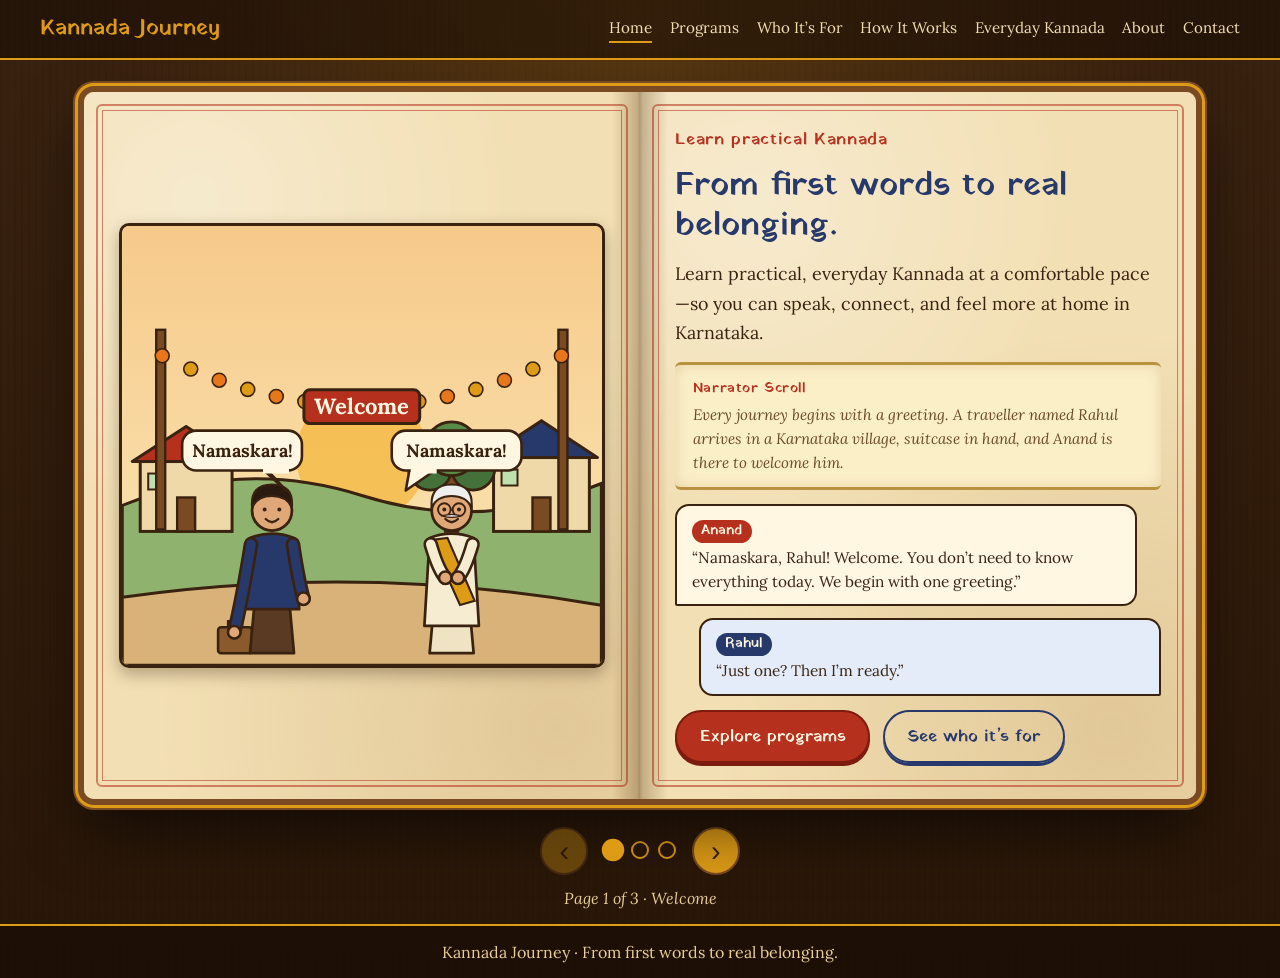
<file: index.html>
<!DOCTYPE html>
<html lang="en">
<head>
  <meta charset="utf-8">
  <meta name="viewport" content="width=device-width, initial-scale=1">
  <title>Home | Kannada Journey</title>
  <meta name="description" content="Kannada Journey: practical Kannada for everyday life, from first words to real belonging.">

  <!-- Fonts for the storybook look (Kannada + vintage display). Remove if your styles.css already loads fonts. -->
  <link rel="preconnect" href="https://fonts.googleapis.com">
  <link rel="preconnect" href="https://fonts.gstatic.com" crossorigin>
  <link href="https://fonts.googleapis.com/css2?family=Lora:ital,wght@0,400;0,600;1,400&family=Noto+Serif+Kannada:wght@400;600;800&family=Yatra+One&display=swap" rel="stylesheet">

  <link rel="stylesheet" href="assets/styles.css">
</head>
<body class="sb-body">

  <!-- Top bar. If you prefer your existing site header, replace this block with it. -->
  <header class="sb-topbar">
    <a class="sb-brand" href="index.html">Kannada Journey</a>
    <nav class="sb-topnav" aria-label="Main">
      <a href="index.html" aria-current="page">Home</a>
      <a href="programs.html">Programs</a>
      <a href="who-its-for.html">Who It’s For</a>
      <a href="how-it-works.html">How It Works</a>
      <a href="everyday-kannada.html">Everyday Kannada</a>
      <a href="about.html">About</a>
      <a href="contact.html">Contact</a>
    </nav>
  </header>

  <main class="sb-stage">
    <div class="sb-book" id="sbBook" tabindex="-1">

      <!-- ============ WELCOME ============ -->
      <section class="sb-spread" data-title="Welcome">
        <div class="sb-page sb-page--art">
          <div class="sb-art" data-slot="home1" data-alt="Rahul arrives in a village with his suitcase and Anand greets him with folded hands under a welcome banner">
            <p class="sb-art__fallback">The picture goes here. If you only see this message, upload <strong>storybook.js</strong> next to this page.</p>
          </div>
        </div>
        <div class="sb-page sb-page--text sb-page--cover">
          <p class="sb-kicker">Learn practical Kannada</p>
          <h1 class="sb-title">From first words to real belonging.</h1>
          <p class="sb-lead">Learn practical, everyday Kannada at a comfortable pace—so you can speak, connect, and feel more at home in Karnataka.</p>
          <div class="sb-scroll">
            <p class="sb-scroll__label">Narrator Scroll</p>
            <p>Every journey begins with a greeting. A traveller named Rahul arrives in a Karnataka village, suitcase in hand, and Anand is there to welcome him.</p>
          </div>
          <div class="sb-dialogue">
            <div class="sb-line sb-line--anand"><span class="sb-who">Anand</span><p>“Namaskara, Rahul! Welcome. You don’t need to know everything today. We begin with one greeting.”</p></div>
            <div class="sb-line sb-line--rahul"><span class="sb-who">Rahul</span><p>“Just one? Then I’m ready.”</p></div>
          </div>
          <div class="sb-actions">
            <a class="sb-btn" href="programs.html">Explore programs</a>
            <a class="sb-btn sb-btn--ghost" href="who-its-for.html">See who it’s for</a>
          </div>
        </div>
      </section>

      <!-- ============ PART OF LIFE ============ -->
      <section class="sb-spread" data-title="Part of life">
        <div class="sb-page sb-page--art">
          <div class="sb-art" data-slot="home2" data-alt="Rahul balances on stepping stones across a stream labelled Practical, Step by step and Connection while Anand waves from the far bank">
            <p class="sb-art__fallback">The picture goes here. If you only see this message, upload <strong>storybook.js</strong> next to this page.</p>
          </div>
        </div>
        <div class="sb-page sb-page--text">
          <h2 class="sb-heading">Kannada that becomes part of life</h2>
          <p class="sb-lead">Kannada Journey is for anyone who wants to move beyond isolated words and start using Kannada in real situations.</p>
          <div class="sb-cards">
            <div class="sb-card"><h3 class="sb-card__title">Practical from the start</h3><p>Learn useful sentences and expressions you can use in daily life.</p></div>
            <div class="sb-card"><h3 class="sb-card__title">Step by step</h3><p>Progress through clear programs without being overwhelmed by grammar.</p></div>
            <div class="sb-card"><h3 class="sb-card__title">Made for connection</h3><p>Build the confidence to speak with people, not merely study a language.</p></div>
          </div>
          <div class="sb-scroll">
            <p class="sb-scroll__label">Narrator Scroll</p>
            <p>Between Rahul and the village runs a stream, with three stones to step on.</p>
          </div>
          <div class="sb-dialogue">
            <div class="sb-line sb-line--anand"><span class="sb-who">Anand</span><p>“Each stone is a promise: Kannada you can use today, one step at a time, with people waiting on the far bank.”</p></div>
            <div class="sb-line sb-line--rahul"><span class="sb-who">Rahul</span><p>“Useful words, a gentle pace, and people to talk to. I can do that.”</p></div>
          </div>
        </div>
      </section>

      <!-- ============ STARTING POINT ============ -->
      <section class="sb-spread" data-title="Starting point" id="start">
        <div class="sb-page sb-page--art">
          <div class="sb-art" data-slot="home3" data-alt="A signpost with six arrows, one for each program, with Rahul and Anand standing beside it">
            <p class="sb-art__fallback">The picture goes here. If you only see this message, upload <strong>storybook.js</strong> next to this page.</p>
          </div>
        </div>
        <div class="sb-page sb-page--text sb-page--cover">
          <h2 class="sb-heading">Find your starting point</h2>
          <p class="sb-lead">Explore six programs, from your first sentences to richer expression. Learn what each stage aims to develop.</p>
          <div class="sb-scroll">
            <p class="sb-scroll__label">Narrator Scroll</p>
            <p>At the crossroads stands a signpost with six arrows. Every traveller begins at a different one.</p>
          </div>
          <div class="sb-dialogue">
            <div class="sb-line sb-line--anand"><span class="sb-who">Anand</span><p>“Some begin at the first arrow, others a little further along. Tell me where you are, and we’ll find your starting point.”</p></div>
            <div class="sb-line sb-line--rahul"><span class="sb-who">Rahul</span><p>“Six arrows, and one road. I’ll start where I stand.”</p></div>
          </div>
          <div class="sb-actions">
            <a class="sb-btn" href="contact.html">Ask about joining</a>
            <a class="sb-btn sb-btn--ghost" href="programs.html">Explore programs</a>
          </div>
          <button class="sb-link" type="button" data-sb-first>Read the story again</button>
        </div>
      </section>

    </div>

    <!-- Controls -->
    <nav class="sb-controls" aria-label="Storybook pages">
      <button class="sb-turn" type="button" data-sb-prev aria-label="Previous page">‹</button>
      <ol class="sb-dots" id="sbDots"></ol>
      <button class="sb-turn" type="button" data-sb-next aria-label="Next page">›</button>
    </nav>
    <p class="sb-counter" id="sbCounter" aria-live="polite"></p>
  </main>

  <footer class="sb-footer">Kannada Journey · From first words to real belonging.</footer>

  <script src="storybook.js"></script>
</body>
</html>
</file>
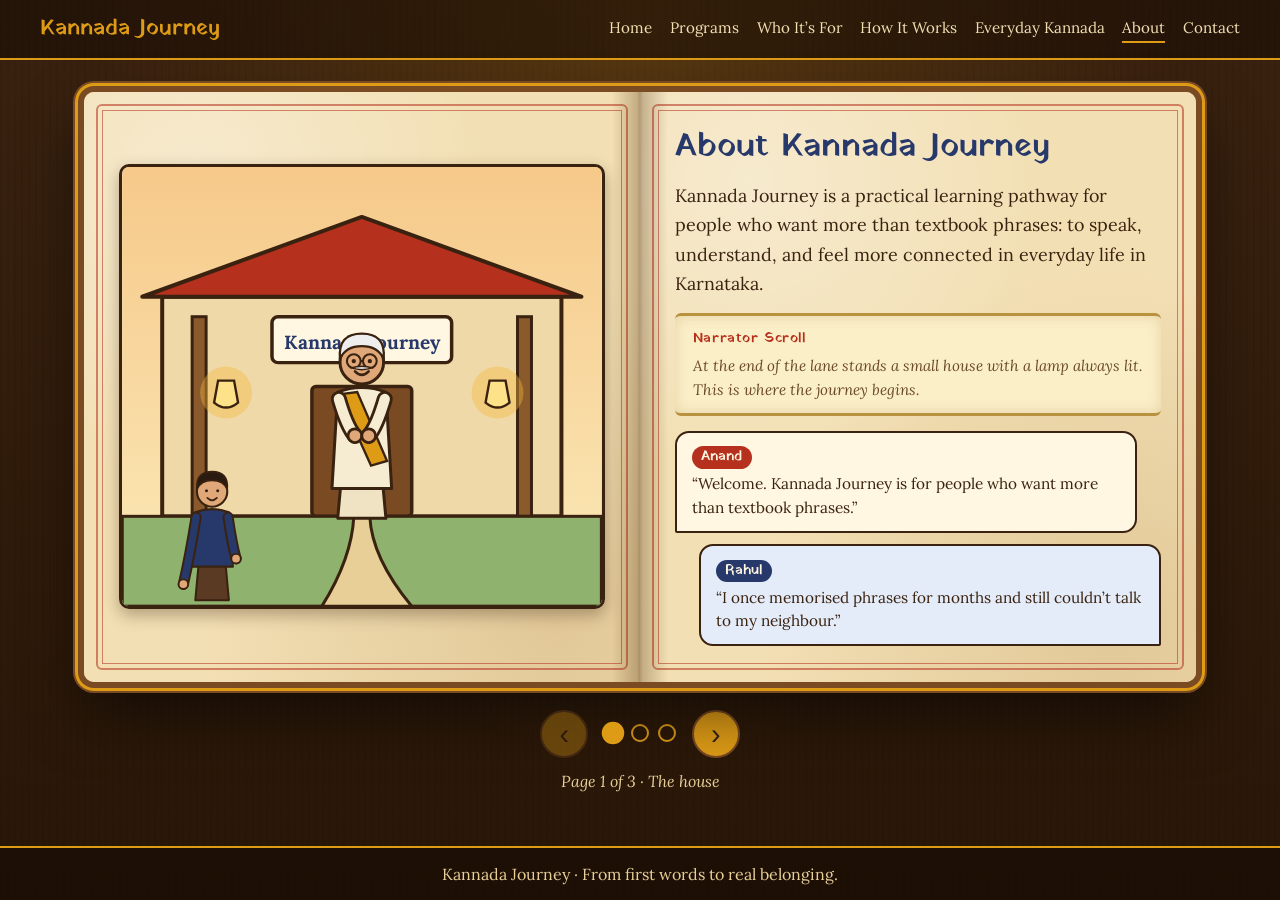
<file: about.html>
<!DOCTYPE html>
<html lang="en">
<head>
  <meta charset="utf-8">
  <meta name="viewport" content="width=device-width, initial-scale=1">
  <title>About | Kannada Journey</title>
  <meta name="description" content="Learn about the purpose and approach behind Kannada Journey.">

  <!-- Fonts for the storybook look (Kannada + vintage display). Remove if your styles.css already loads fonts. -->
  <link rel="preconnect" href="https://fonts.googleapis.com">
  <link rel="preconnect" href="https://fonts.gstatic.com" crossorigin>
  <link href="https://fonts.googleapis.com/css2?family=Lora:ital,wght@0,400;0,600;1,400&family=Noto+Serif+Kannada:wght@400;600;800&family=Yatra+One&display=swap" rel="stylesheet">

  <link rel="stylesheet" href="assets/styles.css">
</head>
<body class="sb-body">

  <!-- Top bar. If you prefer your existing site header, replace this block with it. -->
  <header class="sb-topbar">
    <a class="sb-brand" href="index.html">Kannada Journey</a>
    <nav class="sb-topnav" aria-label="Main">
      <a href="index.html">Home</a>
      <a href="programs.html">Programs</a>
      <a href="who-its-for.html">Who It’s For</a>
      <a href="how-it-works.html">How It Works</a>
      <a href="everyday-kannada.html">Everyday Kannada</a>
      <a href="about.html" aria-current="page">About</a>
      <a href="contact.html">Contact</a>
    </nav>
  </header>

  <main class="sb-stage">
    <div class="sb-book" id="sbBook" tabindex="-1">

      <!-- ============ THE HOUSE ============ -->
      <section class="sb-spread" data-title="The house">
        <div class="sb-page sb-page--art">
          <div class="sb-art" data-slot="about0" data-alt="Anand stands in the doorway of a small house with a lamp lit on each side and a sign reading Kannada Payana, Kannada Journey, while Rahul arrives">
            <p class="sb-art__fallback">The picture goes here. If you only see this message, upload <strong>storybook.js</strong> next to this page.</p>
          </div>
        </div>
        <div class="sb-page sb-page--text sb-page--cover">
          <h1 class="sb-title">About Kannada Journey</h1>
          <p class="sb-lead">Kannada Journey is a practical learning pathway for people who want more than textbook phrases: to speak, understand, and feel more connected in everyday life in Karnataka.</p>
          <div class="sb-scroll">
            <p class="sb-scroll__label">Narrator Scroll</p>
            <p>At the end of the lane stands a small house with a lamp always lit. This is where the journey begins.</p>
          </div>
          <div class="sb-dialogue">
            <div class="sb-line sb-line--anand"><span class="sb-who">Anand</span><p>“Welcome. Kannada Journey is for people who want more than textbook phrases.”</p></div>
            <div class="sb-line sb-line--rahul"><span class="sb-who">Rahul</span><p>“I once memorised phrases for months and still couldn’t talk to my neighbour.”</p></div>
          </div>
        </div>
      </section>

      <!-- ============ OUR APPROACH ============ -->
      <section class="sb-spread" data-title="Our approach">
        <div class="sb-page sb-page--art">
          <div class="sb-art" data-slot="about1" data-alt="A tree whose roots are labelled Simple spoken patterns and whose crown is labelled Deeper understanding, with Anand watering it and Rahul looking up">
            <p class="sb-art__fallback">The picture goes here. If you only see this message, upload <strong>storybook.js</strong> next to this page.</p>
          </div>
        </div>
        <div class="sb-page sb-page--text">
          <h2 class="sb-heading">Our approach</h2>
          <p class="sb-lead">Begin with simple spoken patterns and grow toward deeper understanding and expression. Language becomes meaningful when it helps people connect.</p>
          <div class="sb-dialogue">
            <div class="sb-line sb-line--anand"><span class="sb-who">Anand</span><p>“See the tree? Its roots are simple spoken patterns. Understanding and expression grow from them.”</p></div>
            <div class="sb-line sb-line--rahul"><span class="sb-who">Rahul</span><p>“So the words only matter when they connect me to someone.”</p></div>
          </div>
        </div>
      </section>

      <!-- ============ GET IN TOUCH ============ -->
      <section class="sb-spread" data-title="Get in touch" id="join">
        <div class="sb-page sb-page--art">
          <div class="sb-art" data-slot="finale" data-alt="The village gate with a welcoming lamp, and Anand and Rahul waving">
            <p class="sb-art__fallback">The picture goes here. If you only see this message, upload <strong>storybook.js</strong> next to this page.</p>
          </div>
        </div>
        <div class="sb-page sb-page--text sb-page--cover">
          <h2 class="sb-heading">Walk with us.</h2>
          <p class="sb-lead">From first words to real belonging.</p>
          <div class="sb-actions">
            <a class="sb-btn" href="contact.html">Get in touch</a>
            <a class="sb-btn sb-btn--ghost" href="programs.html">Explore programs</a>
          </div>
          <button class="sb-link" type="button" data-sb-first>Read the story again</button>
        </div>
      </section>

    </div>

    <!-- Controls -->
    <nav class="sb-controls" aria-label="Storybook pages">
      <button class="sb-turn" type="button" data-sb-prev aria-label="Previous page">‹</button>
      <ol class="sb-dots" id="sbDots"></ol>
      <button class="sb-turn" type="button" data-sb-next aria-label="Next page">›</button>
    </nav>
    <p class="sb-counter" id="sbCounter" aria-live="polite"></p>
  </main>

  <footer class="sb-footer">Kannada Journey · From first words to real belonging.</footer>

  <script src="storybook.js"></script>
</body>
</html>
</file>
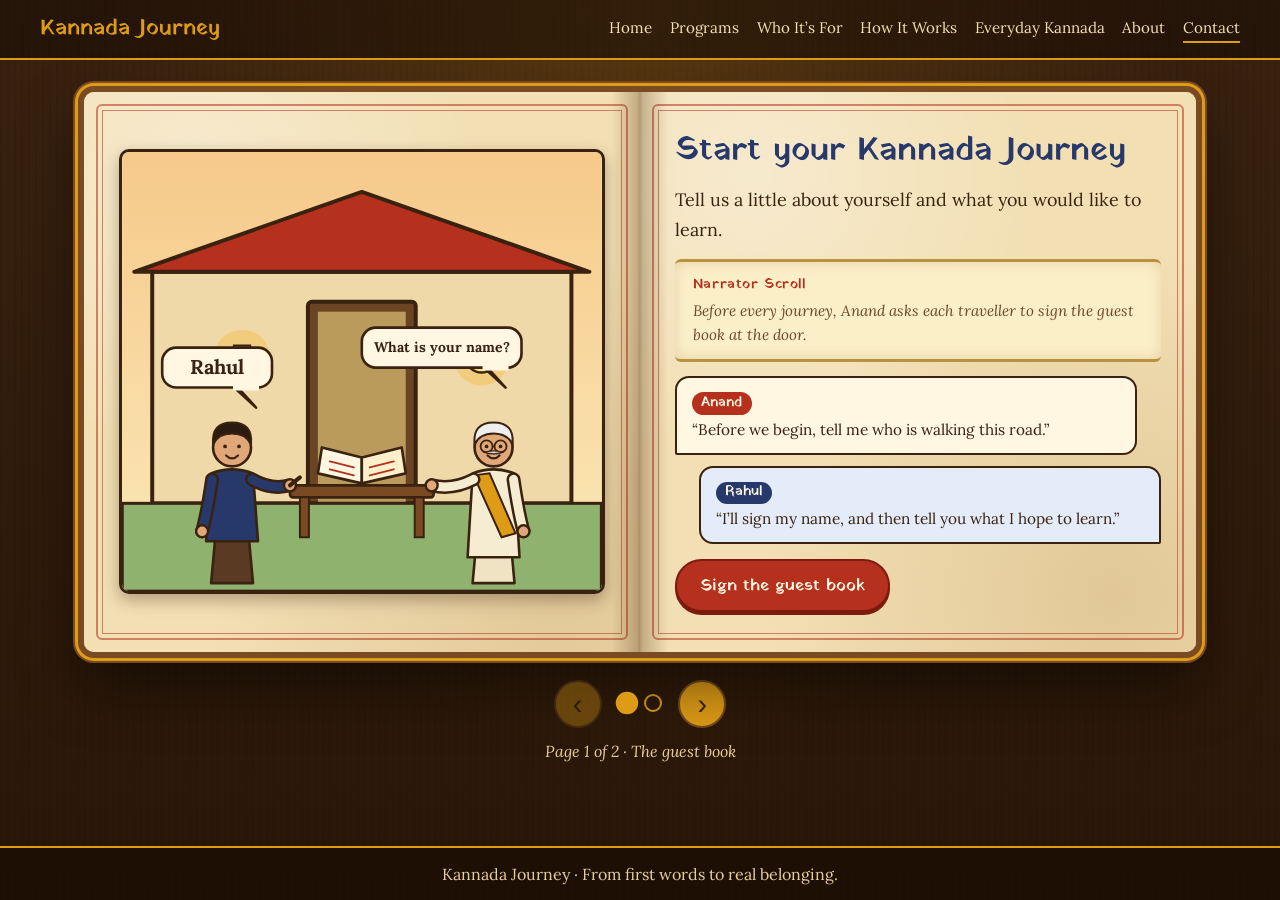
<file: contact.html>
<!DOCTYPE html>
<html lang="en">
<head>
  <meta charset="utf-8">
  <meta name="viewport" content="width=device-width, initial-scale=1">
  <title>Contact | Kannada Journey</title>
  <meta name="description" content="Enquire about joining Kannada Journey.">

  <!-- Fonts for the storybook look (Kannada + vintage display). Remove if your styles.css already loads fonts. -->
  <link rel="preconnect" href="https://fonts.googleapis.com">
  <link rel="preconnect" href="https://fonts.gstatic.com" crossorigin>
  <link href="https://fonts.googleapis.com/css2?family=Lora:ital,wght@0,400;0,600;1,400&family=Noto+Serif+Kannada:wght@400;600;800&family=Yatra+One&display=swap" rel="stylesheet">

  <link rel="stylesheet" href="assets/styles.css">
</head>
<body class="sb-body">

  <!-- Top bar. If you prefer your existing site header, replace this block with it. -->
  <header class="sb-topbar">
    <a class="sb-brand" href="index.html">Kannada Journey</a>
    <nav class="sb-topnav" aria-label="Main">
      <a href="index.html">Home</a>
      <a href="programs.html">Programs</a>
      <a href="who-its-for.html">Who It’s For</a>
      <a href="how-it-works.html">How It Works</a>
      <a href="everyday-kannada.html">Everyday Kannada</a>
      <a href="about.html">About</a>
      <a href="contact.html" aria-current="page">Contact</a>
    </nav>
  </header>

  <main class="sb-stage">
    <div class="sb-book" id="sbBook" tabindex="-1">

      <!-- ============ THE GUEST BOOK ============ -->
      <section class="sb-spread" data-title="The guest book">
        <div class="sb-page sb-page--art">
          <div class="sb-art" data-slot="contact0" data-alt="Rahul signs the guest book on a table at the door of a house while Anand asks his name in Kannada">
            <p class="sb-art__fallback">The picture goes here. If you only see this message, upload <strong>storybook.js</strong> next to this page.</p>
          </div>
        </div>
        <div class="sb-page sb-page--text sb-page--cover">
          <h1 class="sb-title">Start your Kannada Journey</h1>
          <p class="sb-lead">Tell us a little about yourself and what you would like to learn.</p>
          <div class="sb-scroll">
            <p class="sb-scroll__label">Narrator Scroll</p>
            <p>Before every journey, Anand asks each traveller to sign the guest book at the door.</p>
          </div>
          <div class="sb-dialogue">
            <div class="sb-line sb-line--anand"><span class="sb-who">Anand</span><p>“Before we begin, tell me who is walking this road.”</p></div>
            <div class="sb-line sb-line--rahul"><span class="sb-who">Rahul</span><p>“I’ll sign my name, and then tell you what I hope to learn.”</p></div>
          </div>
          <button class="sb-btn sb-btn--start" type="button" data-sb-next>Sign the guest book</button>
        </div>
      </section>

      <!-- ============ ENQUIRY FORM ============ -->
      <section class="sb-spread" data-title="Enquiry form">
        <div class="sb-page sb-page--art">
          <div class="sb-art" data-slot="finale" data-alt="The village gate with a welcoming lamp, and Anand and Rahul waving">
            <p class="sb-art__fallback">The picture goes here. If you only see this message, upload <strong>storybook.js</strong> next to this page.</p>
          </div>
        </div>
        <div class="sb-page sb-page--text">
          <h2 class="sb-heading">Sign the guest book</h2>
          <form class="sb-form" id="sbEnquiry" action="#" method="post" novalidate>
            <div class="sb-form__row"><div class="sb-field"><label for="sb-name">Full name</label><input id="sb-name" name="name" type="text" required autocomplete="name"></div><div class="sb-field"><label for="sb-email">Email address</label><input id="sb-email" name="email" type="email" required autocomplete="email"></div></div>
            <div class="sb-form__row"><div class="sb-field"><label for="sb-phone">Phone (optional)</label><input id="sb-phone" name="phone" type="tel" autocomplete="tel"></div><div class="sb-field"><label for="sb-role">I am a</label><select id="sb-role" name="role" required><option value="" disabled selected>Select one</option><option>Medical/Nursing student</option><option>Yoga practitioner</option><option>IT professional</option><option>New learner</option><option>Other</option></select></div></div>
            <div class="sb-form__row"><div class="sb-field"><label for="sb-level">Current Kannada level</label><select id="sb-level" name="level" required><option value="" disabled selected>Select one</option><option>Complete beginner</option><option>Some knowledge</option><option>Understand but cannot speak</option><option>Other</option></select></div><div class="sb-field"><label for="sb-mode">Preferred mode</label><select id="sb-mode" name="mode"><option>Not sure</option><option>Online</option><option>Offline</option><option>Either</option></select></div></div>
            <div class="sb-field"><label for="sb-goal">What would you like to achieve?</label><textarea id="sb-goal" name="goal" rows="3" required></textarea></div>
            <div class="sb-field"><label for="sb-message">Additional message</label><textarea id="sb-message" name="message" rows="3"></textarea></div>
            <div class="sb-hp" aria-hidden="true"><label for="sb-website">Website</label><input id="sb-website" name="website" type="text" tabindex="-1" autocomplete="off"></div>
            <p class="sb-consent">By submitting, you agree to be contacted about your enquiry. Do not send sensitive medical or personal information.</p>
            <button class="sb-btn" type="submit">Send enquiry</button>
            <p class="sb-status" id="sbEnquiryStatus" role="status" aria-live="polite"></p>
          </form>
        </div>
      </section>

    </div>

    <!-- Controls -->
    <nav class="sb-controls" aria-label="Storybook pages">
      <button class="sb-turn" type="button" data-sb-prev aria-label="Previous page">‹</button>
      <ol class="sb-dots" id="sbDots"></ol>
      <button class="sb-turn" type="button" data-sb-next aria-label="Next page">›</button>
    </nav>
    <p class="sb-counter" id="sbCounter" aria-live="polite"></p>
  </main>

  <footer class="sb-footer">Kannada Journey · From first words to real belonging.</footer>

  <script src="storybook.js"></script>
</body>
</html>
</file>
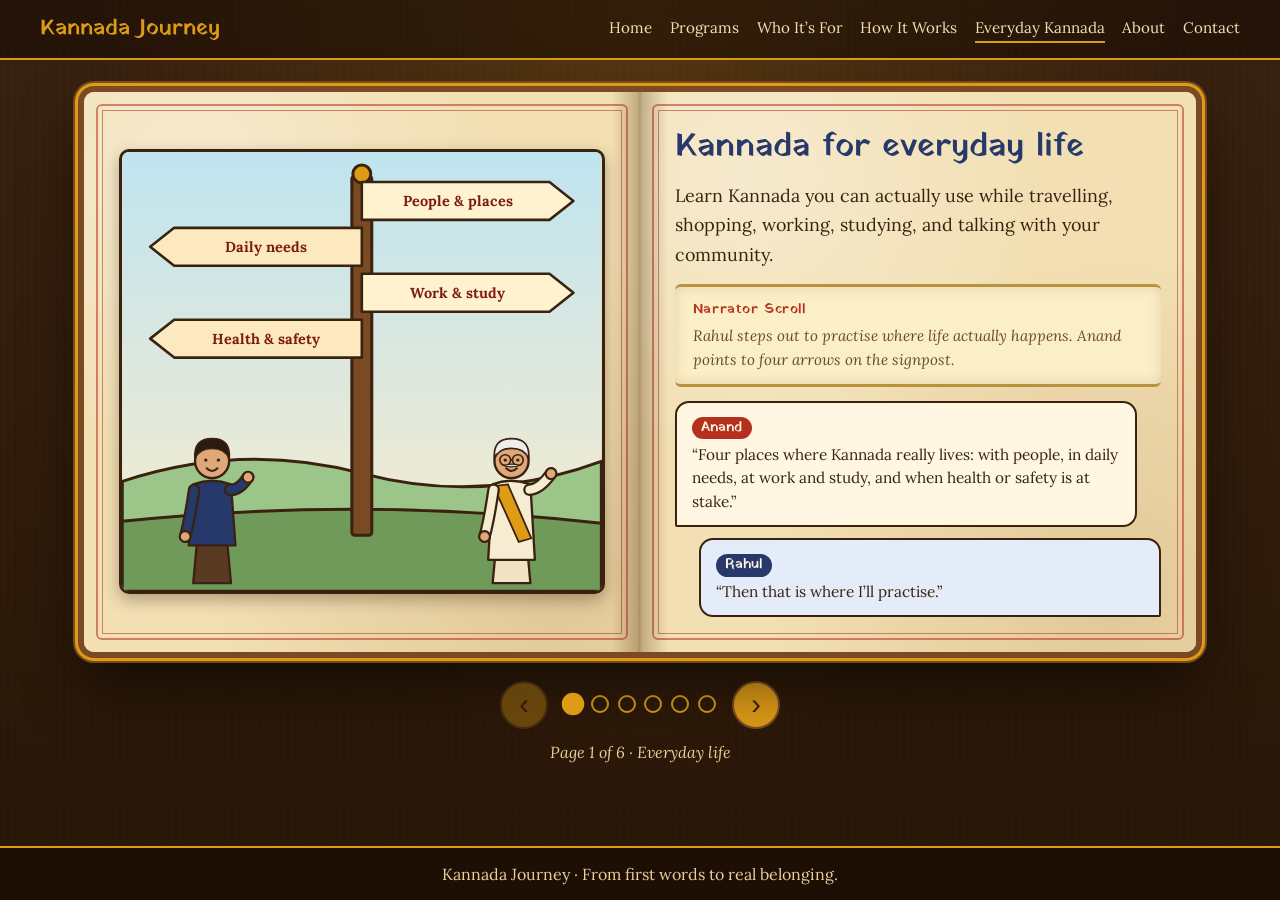
<file: everyday-kannada.html>
<!DOCTYPE html>
<html lang="en">
<head>
  <meta charset="utf-8">
  <meta name="viewport" content="width=device-width, initial-scale=1">
  <title>Everyday Kannada | Kannada Journey</title>
  <meta name="description" content="Explore practical Kannada for shopping, travel, work, study, and everyday conversations.">

  <!-- Fonts for the storybook look (Kannada + vintage display). Remove if your styles.css already loads fonts. -->
  <link rel="preconnect" href="https://fonts.googleapis.com">
  <link rel="preconnect" href="https://fonts.gstatic.com" crossorigin>
  <link href="https://fonts.googleapis.com/css2?family=Lora:ital,wght@0,400;0,600;1,400&family=Noto+Serif+Kannada:wght@400;600;800&family=Yatra+One&display=swap" rel="stylesheet">

  <link rel="stylesheet" href="assets/styles.css">
</head>
<body class="sb-body">

  <!-- Top bar. If you prefer your existing site header, replace this block with it. -->
  <header class="sb-topbar">
    <a class="sb-brand" href="index.html">Kannada Journey</a>
    <nav class="sb-topnav" aria-label="Main">
      <a href="index.html">Home</a>
      <a href="programs.html">Programs</a>
      <a href="who-its-for.html">Who It’s For</a>
      <a href="how-it-works.html">How It Works</a>
      <a href="everyday-kannada.html" aria-current="page">Everyday Kannada</a>
      <a href="about.html">About</a>
      <a href="contact.html">Contact</a>
    </nav>
  </header>

  <main class="sb-stage">
    <div class="sb-book" id="sbBook" tabindex="-1">

      <!-- ============ EVERYDAY LIFE ============ -->
      <section class="sb-spread" data-title="Everyday life">
        <div class="sb-page sb-page--art">
          <div class="sb-art" data-slot="ev0" data-alt="A signpost with four arrows: People and places, Daily needs, Work and study, Health and safety">
            <p class="sb-art__fallback">The picture goes here. If you only see this message, upload <strong>storybook.js</strong> next to this page.</p>
          </div>
        </div>
        <div class="sb-page sb-page--text sb-page--cover">
          <h1 class="sb-title">Kannada for everyday life</h1>
          <p class="sb-lead">Learn Kannada you can actually use while travelling, shopping, working, studying, and talking with your community.</p>
          <div class="sb-scroll">
            <p class="sb-scroll__label">Narrator Scroll</p>
            <p>Rahul steps out to practise where life actually happens. Anand points to four arrows on the signpost.</p>
          </div>
          <div class="sb-dialogue">
            <div class="sb-line sb-line--anand"><span class="sb-who">Anand</span><p>“Four places where Kannada really lives: with people, in daily needs, at work and study, and when health or safety is at stake.”</p></div>
            <div class="sb-line sb-line--rahul"><span class="sb-who">Rahul</span><p>“Then that is where I’ll practise.”</p></div>
          </div>
        </div>
      </section>

      <!-- ============ PEOPLE AND PLACES ============ -->
      <section class="sb-spread" data-title="People and places" id="people">
        <div class="sb-page sb-page--art">
          <div class="sb-art" data-slot="evPeople" data-alt="Rahul asks a neighbour for directions in Kannada and she points straight ahead">
            <p class="sb-art__fallback">The picture goes here. If you only see this message, upload <strong>storybook.js</strong> next to this page.</p>
          </div>
        </div>
        <div class="sb-page sb-page--text">
          <p class="sb-chapter">Everyday scene 1</p>
          <h2 class="sb-heading">People and places</h2>
          <p class="sb-lead">Greetings, introductions, and directions.</p>
          <ul class="sb-phrases" aria-label="Words from the scene">
            <li class="sb-phrase"><span class="sb-phrase__kn">Namaskara</span><span class="sb-phrase__en">Hello</span></li>
            <li class="sb-phrase"><span class="sb-phrase__kn">Nimma hesarenu?</span><span class="sb-phrase__en">What is your name?</span></li>
            <li class="sb-phrase"><span class="sb-phrase__kn">Idu ellide?</span><span class="sb-phrase__en">Where is this?</span></li>
            <li class="sb-phrase"><span class="sb-phrase__kn">Nera hogi</span><span class="sb-phrase__en">Go straight</span></li>
          </ul>
          <p class="sb-focus">Kannada is shown in English letters, so you can say it aloud.</p>
          <!-- DRAFT: the Kannada phrases above and below were added for the story. Please check them with your own materials. -->
          <div class="sb-dialogue">
            <div class="sb-line sb-line--anand"><span class="sb-who">Anand</span><p>“Start with people: greetings, introductions, directions. One sentence at a time.”</p></div>
            <div class="sb-line sb-line--rahul"><span class="sb-who">Rahul</span><p>“I just asked for directions, and she answered in Kannada!”</p></div>
          </div>
        </div>
      </section>

      <!-- ============ DAILY NEEDS ============ -->
      <section class="sb-spread" data-title="Daily needs" id="daily">
        <div class="sb-page sb-page--art">
          <div class="sb-art" data-slot="evDaily" data-alt="At a fruit stall Rahul asks how much something costs and the vendor answers, with a chalkboard of Kannada numbers">
            <p class="sb-art__fallback">The picture goes here. If you only see this message, upload <strong>storybook.js</strong> next to this page.</p>
          </div>
        </div>
        <div class="sb-page sb-page--text">
          <p class="sb-chapter">Everyday scene 2</p>
          <h2 class="sb-heading">Daily needs</h2>
          <p class="sb-lead">Shopping, prices, food, numbers, and travel.</p>
          <ul class="sb-phrases" aria-label="Words from the scene">
            <li class="sb-phrase"><span class="sb-phrase__kn">Idu eshtu?</span><span class="sb-phrase__en">How much is this?</span></li>
            <li class="sb-phrase"><span class="sb-phrase__kn">Ippattu roopaayi</span><span class="sb-phrase__en">Twenty rupees</span></li>
            <li class="sb-phrase"><span class="sb-phrase__kn">Ondu, eradu, mooru</span><span class="sb-phrase__en">One, two, three</span></li>
            <li class="sb-phrase"><span class="sb-phrase__kn">Neeru kodi</span><span class="sb-phrase__en">Please give me water</span></li>
          </ul>
          <p class="sb-focus">Kannada is shown in English letters, so you can say it aloud.</p>
          <div class="sb-dialogue">
            <div class="sb-line sb-line--anand"><span class="sb-who">Anand</span><p>“Prices and numbers are the heartbeat of the market. Ask, listen, and count along.”</p></div>
            <div class="sb-line sb-line--rahul"><span class="sb-who">Rahul</span><p>“I asked the price and understood the answer. Twenty rupees!”</p></div>
          </div>
        </div>
      </section>

      <!-- ============ WORK AND STUDY ============ -->
      <section class="sb-spread" data-title="Work and study" id="work">
        <div class="sb-page sb-page--art">
          <div class="sb-art" data-slot="evWork" data-alt="In a classroom Rahul asks his teacher to say something again, and she agrees, with a blackboard behind them">
            <p class="sb-art__fallback">The picture goes here. If you only see this message, upload <strong>storybook.js</strong> next to this page.</p>
          </div>
        </div>
        <div class="sb-page sb-page--text">
          <p class="sb-chapter">Everyday scene 3</p>
          <h2 class="sb-heading">Work and study</h2>
          <p class="sb-lead">Questions, requests, and everyday interaction.</p>
          <ul class="sb-phrases" aria-label="Words from the scene">
            <li class="sb-phrase"><span class="sb-phrase__kn">Matte heli, dayavittu</span><span class="sb-phrase__en">Please say it again</span></li>
            <li class="sb-phrase"><span class="sb-phrase__kn">Artha aagalilla</span><span class="sb-phrase__en">I did not understand</span></li>
            <li class="sb-phrase"><span class="sb-phrase__kn">Sahaaya maadteera?</span><span class="sb-phrase__en">Will you help me?</span></li>
            <li class="sb-phrase"><span class="sb-phrase__kn">Khandita</span><span class="sb-phrase__en">Certainly</span></li>
          </ul>
          <p class="sb-focus">Kannada is shown in English letters, so you can say it aloud.</p>
          <div class="sb-dialogue">
            <div class="sb-line sb-line--anand"><span class="sb-who">Anand</span><p>“At work or in class, you will need to ask for help and ask people to repeat. Asking is part of learning.”</p></div>
            <div class="sb-line sb-line--rahul"><span class="sb-who">Rahul</span><p>“I can say I didn’t understand, politely, and they happily explain again.”</p></div>
          </div>
        </div>
      </section>

      <!-- ============ HEALTH AND SAFETY ============ -->
      <section class="sb-spread" data-title="Health and safety" id="health">
        <div class="sb-page sb-page--art">
          <div class="sb-art" data-slot="evHealth" data-alt="At a pharmacy counter Rahul says he has a stomach ache and the pharmacist reassures him">
            <p class="sb-art__fallback">The picture goes here. If you only see this message, upload <strong>storybook.js</strong> next to this page.</p>
          </div>
        </div>
        <div class="sb-page sb-page--text">
          <p class="sb-chapter">Everyday scene 4</p>
          <h2 class="sb-heading">Health and safety</h2>
          <p class="sb-lead">Basic phrases for comfort, help, and emergencies.</p>
          <ul class="sb-phrases" aria-label="Words from the scene">
            <li class="sb-phrase"><span class="sb-phrase__kn">Hotte novu</span><span class="sb-phrase__en">Stomach ache</span></li>
            <li class="sb-phrase"><span class="sb-phrase__kn">Chinte beda</span><span class="sb-phrase__en">Don’t worry</span></li>
            <li class="sb-phrase"><span class="sb-phrase__kn">Sahaaya maadi!</span><span class="sb-phrase__en">Help!</span></li>
            <li class="sb-phrase"><span class="sb-phrase__kn">Vaidyaru beku</span><span class="sb-phrase__en">I need a doctor</span></li>
          </ul>
          <p class="sb-focus">Kannada is shown in English letters, so you can say it aloud.</p>
          <div class="sb-dialogue">
            <div class="sb-line sb-line--anand"><span class="sb-who">Anand</span><p>“These are phrases for comfort, help, and emergencies. Learn them early, and hope you never need the last one.”</p></div>
            <div class="sb-line sb-line--rahul"><span class="sb-who">Rahul</span><p>“Just knowing them makes me feel safer.”</p></div>
          </div>
        </div>
      </section>

      <!-- ============ JOIN ============ -->
      <section class="sb-spread" data-title="Join" id="join">
        <div class="sb-page sb-page--art">
          <div class="sb-art" data-slot="finale" data-alt="The village gate with a welcoming lamp, and Anand and Rahul waving">
            <p class="sb-art__fallback">The picture goes here. If you only see this message, upload <strong>storybook.js</strong> next to this page.</p>
          </div>
        </div>
        <div class="sb-page sb-page--text sb-page--cover">
          <h2 class="sb-heading">Useful Kannada, growing confidence.</h2>
          <p class="sb-lead">The goal is not perfect grammar on day one. The goal is useful Kannada with growing confidence.</p>
          <div class="sb-actions">
            <a class="sb-btn" href="programs.html">Explore programs</a>
            <a class="sb-btn sb-btn--ghost" href="contact.html">Ask about joining</a>
          </div>
          <button class="sb-link" type="button" data-sb-first>Read the story again</button>
        </div>
      </section>

    </div>

    <!-- Controls -->
    <nav class="sb-controls" aria-label="Storybook pages">
      <button class="sb-turn" type="button" data-sb-prev aria-label="Previous page">‹</button>
      <ol class="sb-dots" id="sbDots"></ol>
      <button class="sb-turn" type="button" data-sb-next aria-label="Next page">›</button>
    </nav>
    <p class="sb-counter" id="sbCounter" aria-live="polite"></p>
  </main>

  <footer class="sb-footer">Kannada Journey · From first words to real belonging.</footer>

  <script src="storybook.js"></script>
</body>
</html>
</file>
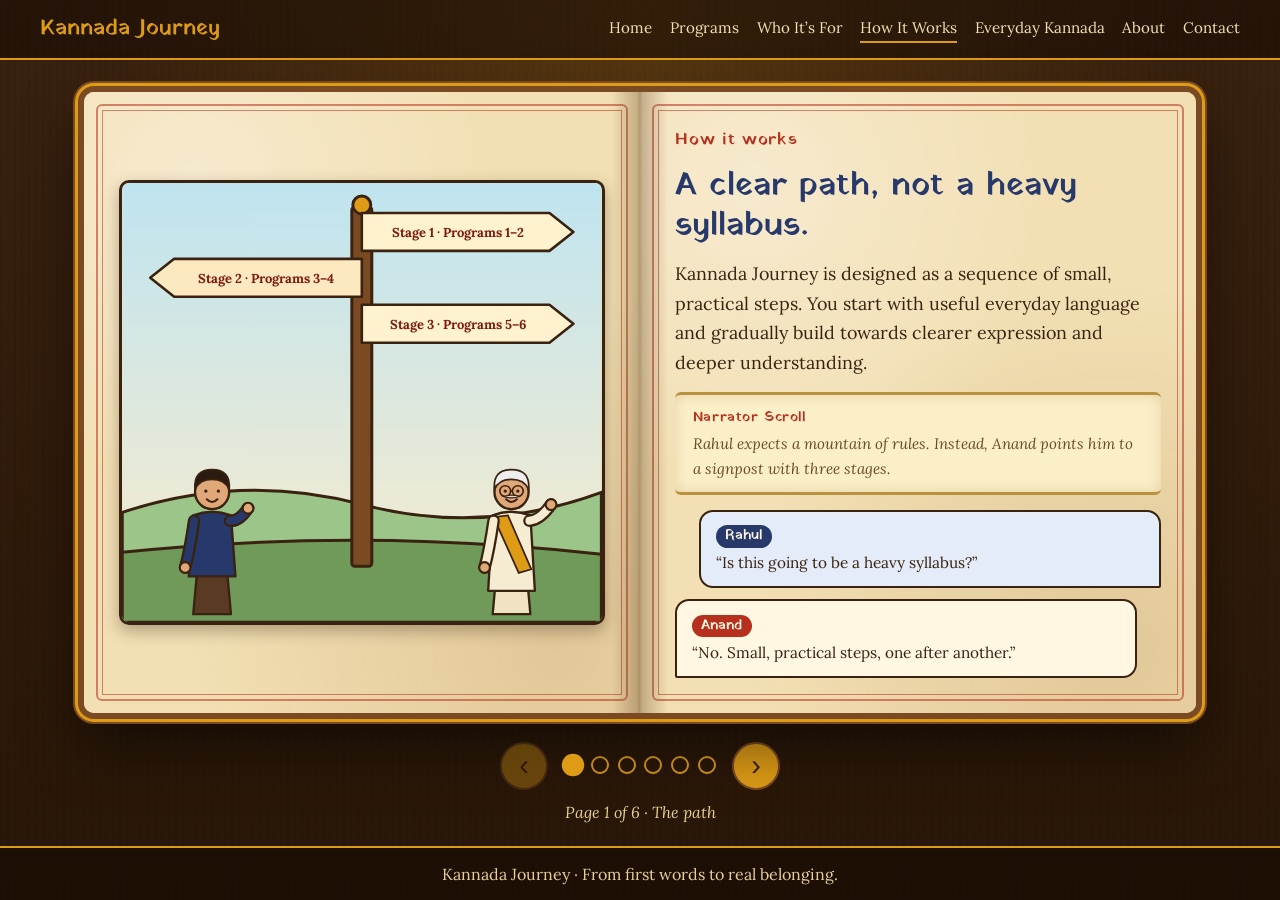
<file: how-it-works.html>
<!DOCTYPE html>
<html lang="en">
<head>
  <meta charset="utf-8">
  <meta name="viewport" content="width=device-width, initial-scale=1">
  <title>How It Works | Kannada Journey</title>
  <meta name="description" content="How Kannada Journey works: a clear, step-by-step path from first words to real belonging.">

  <!-- Fonts for the storybook look (Kannada + vintage display). Remove if your styles.css already loads fonts. -->
  <link rel="preconnect" href="https://fonts.googleapis.com">
  <link rel="preconnect" href="https://fonts.gstatic.com" crossorigin>
  <link href="https://fonts.googleapis.com/css2?family=Lora:ital,wght@0,400;0,600;1,400&family=Noto+Serif+Kannada:wght@400;600;800&family=Yatra+One&display=swap" rel="stylesheet">

  <link rel="stylesheet" href="assets/styles.css">
</head>
<body class="sb-body">

  <!-- Top bar. If you prefer your existing site header, replace this block with it. -->
  <header class="sb-topbar">
    <a class="sb-brand" href="index.html">Kannada Journey</a>
    <nav class="sb-topnav" aria-label="Main">
      <a href="index.html">Home</a>
      <a href="programs.html">Programs</a>
      <a href="who-its-for.html">Who It’s For</a>
      <a href="how-it-works.html" aria-current="page">How It Works</a>
      <a href="everyday-kannada.html">Everyday Kannada</a>
      <a href="about.html">About</a>
      <a href="contact.html">Contact</a>
    </nav>
  </header>

  <main class="sb-stage">
    <div class="sb-book" id="sbBook" tabindex="-1">

      <!-- ============ THE PATH ============ -->
      <section class="sb-spread" data-title="The path">
        <div class="sb-page sb-page--art">
          <div class="sb-art" data-slot="how0" data-alt="A signpost with three stage boards, with Rahul and Anand beside it">
            <p class="sb-art__fallback">The picture goes here. If you only see this message, upload <strong>storybook.js</strong> next to this page.</p>
          </div>
        </div>
        <div class="sb-page sb-page--text sb-page--cover">
          <p class="sb-kicker">How it works</p>
          <h1 class="sb-title">A clear path, not a heavy syllabus.</h1>
          <p class="sb-lead">Kannada Journey is designed as a sequence of small, practical steps. You start with useful everyday language and gradually build towards clearer expression and deeper understanding.</p>
          <div class="sb-scroll">
            <p class="sb-scroll__label">Narrator Scroll</p>
            <p>Rahul expects a mountain of rules. Instead, Anand points him to a signpost with three stages.</p>
          </div>
          <div class="sb-dialogue">
            <div class="sb-line sb-line--rahul"><span class="sb-who">Rahul</span><p>“Is this going to be a heavy syllabus?”</p></div>
            <div class="sb-line sb-line--anand"><span class="sb-who">Anand</span><p>“No. Small, practical steps, one after another.”</p></div>
          </div>
        </div>
      </section>

      <!-- ============ WHAT TO EXPECT ============ -->
      <section class="sb-spread" data-title="What to expect">
        <div class="sb-page sb-page--art">
          <div class="sb-art" data-slot="how1" data-alt="A row of places where Kannada is used: a clinic, a café, a yoga space, a market and a home, with Rahul and Anand walking past">
            <p class="sb-art__fallback">The picture goes here. If you only see this message, upload <strong>storybook.js</strong> next to this page.</p>
          </div>
        </div>
        <div class="sb-page sb-page--text">
          <h2 class="sb-heading">What you can expect</h2>
          <p class="sb-lead">The focus is on language you can actually use: at work, in neighbourhoods, clinics, cafés, yoga spaces, markets, homes, and everyday moments.</p>
          <div class="sb-cards">
            <div class="sb-card"><h3 class="sb-card__title">Practical, real-life Kannada</h3><p>Learn sentences and expressions that fit your daily routines and interactions, not abstract grammar drills.</p></div>
            <div class="sb-card"><h3 class="sb-card__title">Guided progression</h3><p>Move through programs in a logical order, with each stage building on the previous one.</p></div>
            <div class="sb-card"><h3 class="sb-card__title">Comfortable pace</h3><p>Take your time. The materials are designed so you can revisit and reinforce without feeling rushed.</p></div>
          </div>
          <div class="sb-dialogue">
            <div class="sb-line sb-line--anand"><span class="sb-who">Anand</span><p>“Kannada lives in clinics, cafés, markets, yoga spaces, and homes. That is where we will practise.”</p></div>
            <div class="sb-line sb-line--rahul"><span class="sb-who">Rahul</span><p>“So I can take my time, and use what I learn the very same day.”</p></div>
          </div>
        </div>
      </section>

      <!-- ============ STAGE 1 ============ -->
      <section class="sb-spread" data-title="Stage 1" id="stage-1">
        <div class="sb-page sb-page--art">
          <div class="sb-art" data-slot="stage1" data-alt="Stage one: Anand traces a Kannada letter on a slate while Rahul points to himself">
            <p class="sb-art__fallback">The picture goes here. If you only see this message, upload <strong>storybook.js</strong> next to this page.</p>
          </div>
        </div>
        <div class="sb-page sb-page--text">
          <p class="sb-kicker">How the journey unfolds</p>
          <p class="sb-lead">The pathway is organised into six programs, grouped into three stages. Each stage builds on the previous one.</p>
          <p class="sb-chapter">Stage 1 of 3</p>
          <h2 class="sb-heading">Programs 1–2</h2>
          <p class="sb-lead"><strong>First spoken sentences and everyday use.</strong><br>Begin with simple spoken patterns and extend Kannada across practical everyday situations and relationships.</p>
          <h3 class="sb-subhead">You will be able to</h3>
          <ul class="sb-bullets"><li>Read and write the Kannada letters.</li><li>Say what you do, ask questions, say what you won’t do, and politely ask others to do things.</li><li>Talk about anyone and anything: people, places, things, yesterday, today and tomorrow.</li></ul>
          <div class="sb-dialogue">
            <div class="sb-line sb-line--rahul"><span class="sb-who">Rahul</span><p>“Stage one, then. Speak first, worry later?”</p></div>
            <div class="sb-line sb-line--anand"><span class="sb-who">Anand</span><p>“Exactly. Speak first. The rules will follow.”</p></div>
          </div>
        </div>
      </section>

      <!-- ============ STAGE 2 ============ -->
      <section class="sb-spread" data-title="Stage 2" id="stage-2">
        <div class="sb-page sb-page--art">
          <div class="sb-art" data-slot="stage2" data-alt="Stage two: Anand and Rahul sit on a straw mat in a library veranda, with a slate linking spoken and written Kannada">
            <p class="sb-art__fallback">The picture goes here. If you only see this message, upload <strong>storybook.js</strong> next to this page.</p>
          </div>
        </div>
        <div class="sb-page sb-page--text">
          <p class="sb-chapter">Stage 2 of 3</p>
          <h2 class="sb-heading">Programs 3–4</h2>
          <p class="sb-lead"><strong>How Kannada works and clearer expression of actions.</strong><br>Understand how sentences are built and how spoken and written forms relate. Learn to express actions that are ongoing, completed, or experienced.</p>
          <h3 class="sb-subhead">You will be able to</h3>
          <ul class="sb-bullets"><li>See how everyday spoken Kannada turns into correct written Kannada.</li><li>Build the right word forms yourself, instead of memorising each one.</li><li>Say what is happening now, what is finished, and what you have experienced.</li></ul>
          <div class="sb-dialogue">
            <div class="sb-line sb-line--rahul"><span class="sb-who">Rahul</span><p>“Now I want to know why it works.”</p></div>
            <div class="sb-line sb-line--anand"><span class="sb-who">Anand</span><p>“Then it is time to see the map behind your words.”</p></div>
          </div>
        </div>
      </section>

      <!-- ============ STAGE 3 ============ -->
      <section class="sb-spread" data-title="Stage 3" id="stage-3">
        <div class="sb-page sb-page--art">
          <div class="sb-art" data-slot="stage3" data-alt="Stage three: Rahul performs on a stage before a red curtain while Anand claps in the front row">
            <p class="sb-art__fallback">The picture goes here. If you only see this message, upload <strong>storybook.js</strong> next to this page.</p>
          </div>
        </div>
        <div class="sb-page sb-page--text">
          <p class="sb-chapter">Stage 3 of 3</p>
          <h2 class="sb-heading">Programs 5–6</h2>
          <p class="sb-lead"><strong>Richer conversations and real-world expression.</strong><br>Go beyond simple sentences with advanced structures for natural spoken and written Kannada. Expand vocabulary through themes, newspapers, films, news, roleplay, discussion, and real-world practice.</p>
          <h3 class="sb-subhead">You will be able to</h3>
          <ul class="sb-bullets"><li>Understand and make longer, richer sentences.</li><li>Join words and sentences smoothly, in speech and in writing.</li><li>Grow a wide vocabulary through newspapers, films, news, roleplay, acting and discussion.</li></ul>
          <div class="sb-dialogue">
            <div class="sb-line sb-line--rahul"><span class="sb-who">Rahul</span><p>“And after that?”</p></div>
            <div class="sb-line sb-line--anand"><span class="sb-who">Anand</span><p>“After that, you step onto the stage and perform.”</p></div>
          </div>
        </div>
      </section>

      <!-- ============ JOIN ============ -->
      <section class="sb-spread" data-title="Join" id="join">
        <div class="sb-page sb-page--art">
          <div class="sb-art" data-slot="finale" data-alt="The village gate with a welcoming lamp, and Anand and Rahul waving">
            <p class="sb-art__fallback">The picture goes here. If you only see this message, upload <strong>storybook.js</strong> next to this page.</p>
          </div>
        </div>
        <div class="sb-page sb-page--text sb-page--cover">
          <h2 class="sb-heading">Ready to walk the path?</h2>
          <p class="sb-lead">From first words to real belonging.</p>
          <div class="sb-actions">
            <a class="sb-btn" href="programs.html">View all programs</a>
            <a class="sb-btn sb-btn--ghost" href="contact.html">Ask about joining</a>
          </div>
          <button class="sb-link" type="button" data-sb-first>Read the story again</button>
        </div>
      </section>

    </div>

    <!-- Controls -->
    <nav class="sb-controls" aria-label="Storybook pages">
      <button class="sb-turn" type="button" data-sb-prev aria-label="Previous page">‹</button>
      <ol class="sb-dots" id="sbDots"></ol>
      <button class="sb-turn" type="button" data-sb-next aria-label="Next page">›</button>
    </nav>
    <p class="sb-counter" id="sbCounter" aria-live="polite"></p>
  </main>

  <footer class="sb-footer">Kannada Journey · From first words to real belonging.</footer>

  <script src="storybook.js"></script>
</body>
</html>
</file>
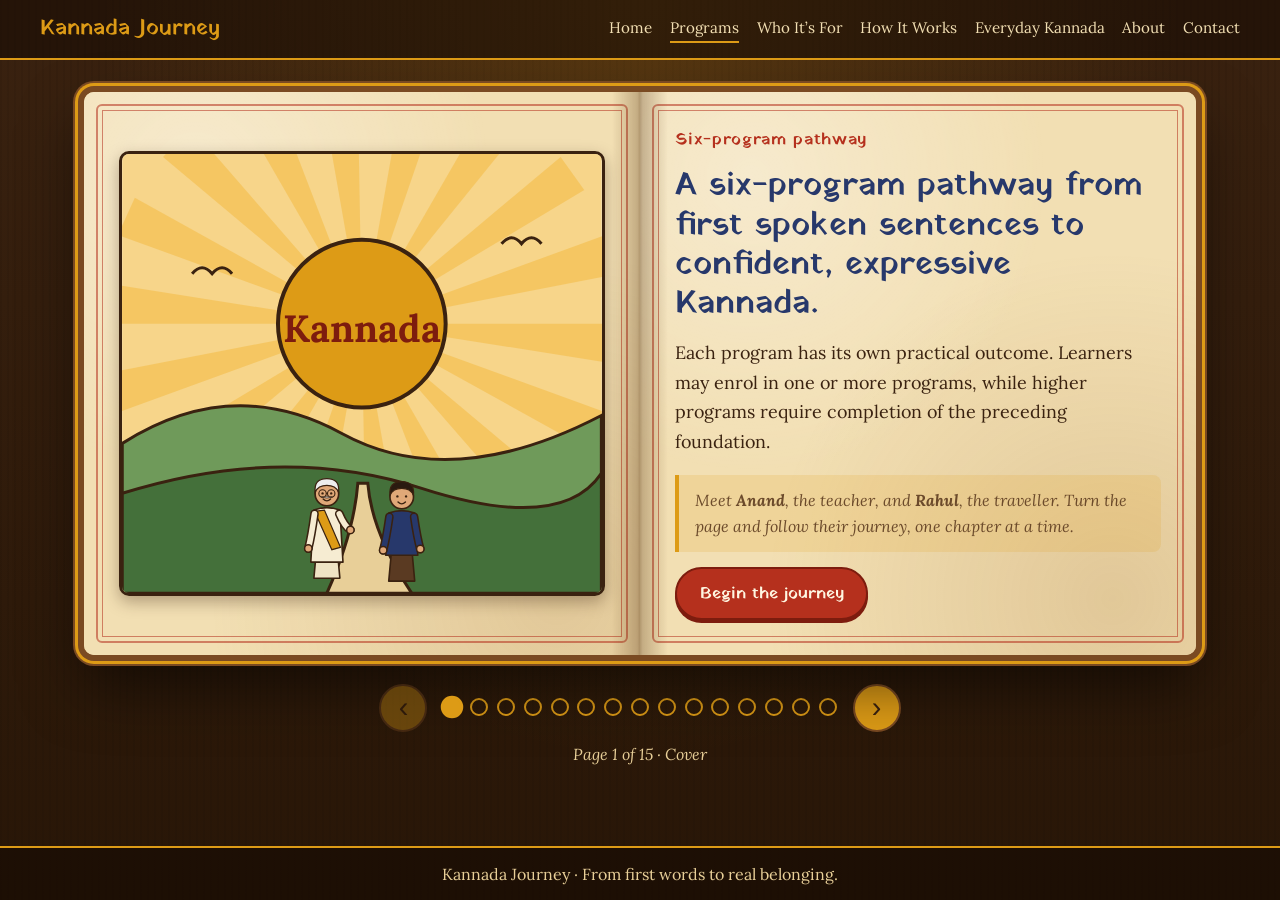
<file: programs.html>
<!DOCTYPE html>
<html lang="en">
<head>
  <meta charset="utf-8">
  <meta name="viewport" content="width=device-width, initial-scale=1">
  <title>Programs | Kannada Journey</title>
  <meta name="description" content="Six-program pathway from first spoken sentences to confident, expressive Kannada, told as the story of Anand and Rahul.">

  <!-- Fonts for the storybook look (Kannada + vintage display). Remove if your styles.css already loads fonts. -->
  <link rel="preconnect" href="https://fonts.googleapis.com">
  <link rel="preconnect" href="https://fonts.gstatic.com" crossorigin>
  <link href="https://fonts.googleapis.com/css2?family=Lora:ital,wght@0,400;0,600;1,400&family=Noto+Serif+Kannada:wght@400;600;800&family=Yatra+One&display=swap" rel="stylesheet">

  <link rel="stylesheet" href="assets/styles.css">
</head>
<body class="sb-body">

  <!-- Top bar. If you prefer your existing site header, replace this block with it. -->
  <header class="sb-topbar">
    <a class="sb-brand" href="index.html">Kannada Journey</a>
    <nav class="sb-topnav" aria-label="Main">
      <a href="index.html">Home</a>
      <a href="programs.html" aria-current="page">Programs</a>
      <a href="who-its-for.html">Who It’s For</a>
      <a href="how-it-works.html">How It Works</a>
      <a href="everyday-kannada.html">Everyday Kannada</a>
      <a href="about.html">About</a>
      <a href="contact.html">Contact</a>
    </nav>
  </header>

  <main class="sb-stage">
    <div class="sb-book" id="sbBook" tabindex="-1">

      <!-- ============ COVER ============ -->
      <section class="sb-spread" data-title="Cover">
        <div class="sb-page sb-page--art">
          <div class="sb-art" data-slot="cover" data-alt="Anand the teacher and Rahul the learner set off along a path toward a rising sun">
            <p class="sb-art__fallback">The picture goes here. If you only see this message, upload <strong>storybook.js</strong> next to this page.</p>
          </div>
        </div>
        <div class="sb-page sb-page--text sb-page--cover">
          <p class="sb-kicker">Six-program pathway</p>
          <h1 class="sb-title">A six-program pathway from first spoken sentences to confident, expressive Kannada.</h1>
          <p class="sb-lead">Each program has its own practical outcome. Learners may enrol in one or more programs, while higher programs require completion of the preceding foundation.</p>
          <p class="sb-story">Meet <strong>Anand</strong>, the teacher, and <strong>Rahul</strong>, the traveller. Turn the page and follow their journey, one chapter at a time.</p>
          <button class="sb-btn sb-btn--start" type="button" data-sb-next>Begin the journey</button>
        </div>
      </section>

      <!-- ============ PROGRAM OVERVIEW ============ -->
      <section class="sb-spread" data-title="Program overview">
        <div class="sb-page sb-page--art">
          <div class="sb-art" data-slot="overview" data-alt="A winding road with six numbered milestones; Anand and Rahul stand at the start">
            <p class="sb-art__fallback">The picture goes here. If you only see this message, upload <strong>storybook.js</strong> next to this page.</p>
          </div>
        </div>
        <div class="sb-page sb-page--text">
          <h2 class="sb-heading">Program overview</h2>
          <p class="sb-lead">Programs 1–2 focus on first spoken sentences and everyday use; Programs 3–4 introduce how Kannada works and how to express actions clearly; Programs 5–6 develop richer conversations and real-world expression.</p>
          <ol class="sb-route"><li><span>Program 1</span> Start speaking: simple, everyday sentences, and the Kannada letters.</li><li><span>Program 2</span> Use Kannada everywhere: talk about anyone, anything, yesterday and tomorrow.</li><li><span>Program 3</span> Understand how it really works: how speech turns into correct writing.</li><li><span>Program 4</span> Say what is happening now, what is finished, and what you have experienced.</li><li><span>Program 5</span> Complete the toolkit: longer, richer sentences for speaking and writing.</li><li><span>Program 6</span> Grow your words and perform: vocabulary through themes, news, films and acting.</li></ol>
          <p class="sb-story">Six chapters. One road. Each chapter leaves Rahul able to do something real.</p>
        </div>
      </section>

      <!-- ============ PROGRAM 1 ============ -->
      <section class="sb-spread" data-title="Program 1" id="program-1">
        <div class="sb-page sb-page--art">
          <div class="sb-art" data-slot="program1" data-alt="On a sunlit veranda Anand traces the first Kannada letter on a slate while Rahul points to himself; scroll tags float above">
            <p class="sb-art__fallback">The picture goes here. If you only see this message, upload <strong>storybook.js</strong> next to this page.</p>
          </div>
        </div>
        <div class="sb-page sb-page--text">
          <p class="sb-chapter">Program 1</p>
          <h2 class="sb-heading"><span class="sb-heading__main">Kannada First Steps</span> <span class="sb-heading__sub">Your First Real Sentences</span></h2>
          <p class="sb-tagline">“From zero to speaking in one month.”</p>
          <p class="sb-lead">Read and write the Kannada letters, and start speaking in simple everyday sentences.</p>
          <div class="sb-scroll">
            <p class="sb-scroll__label">Narrator Scroll</p>
            <p>The journey begins at the very root of the language. Rahul learns the shapes of the Kannada letters while finding the power of his own voice: saying what he does, asking questions, saying what he won’t do, and politely asking others to do things.</p>
          </div>
          <div class="sb-dialogue">
            <div class="sb-line sb-line--anand"><span class="sb-who">Anand</span><p>“Look closely at these curves, Rahul. This script is your foundation. Now, let us build your very first sentences around yourself. Learn to say what you do, how to ask a question, how to say what you will not do, and how to politely ask someone to do something.”</p></div>
            <div class="sb-line sb-line--rahul"><span class="sb-who">Rahul</span><p>“Ah, I see! With the letters and my own sentences (‘I go to the office’, ‘I will not go’, ‘Will you go?’), I can manage my everyday needs from day one!”</p></div>
          </div>
          <button class="sb-btn sb-btn--ghost sb-btn--small" type="button" data-sb-next>What you’ll learn</button>
        </div>
      </section>

      <!-- ============ PROGRAM 1: DETAILS ============ -->
      <section class="sb-spread" data-title="Program 1: details" id="program-1-details">
        <div class="sb-page sb-page--art">
          <div class="sb-slate">
            <p class="sb-slate__title">First sentences</p>
            <p class="sb-slate__sub">Letters, and sentences you can use today</p>
            <ul class="sb-slate__list"><li><span class="sb-slate__kn">ಅ     ಆ</span><span class="sb-slate__en">The first two letters: read them, write them</span></li><li><span class="sb-slate__kn">Naanu office-ge hogteeni</span><span class="sb-slate__en">I go to the office</span></li><li><span class="sb-slate__kn">Neenu hogteeya?</span><span class="sb-slate__en">Will you go?</span></li><li><span class="sb-slate__kn">Naanu hogalla</span><span class="sb-slate__en">I will not go</span></li><li><span class="sb-slate__kn">Naanu coffee kudiyalla</span><span class="sb-slate__en">I will not drink coffee</span></li><li><span class="sb-slate__kn">Hogu</span><span class="sb-slate__en">Go! (to a friend)</span></li><li><span class="sb-slate__kn">Neevu banni</span><span class="sb-slate__en">Please come (politely)</span></li></ul>
            <p class="sb-slate__note">Kannada is shown in English letters, so you can say it aloud.</p>
          </div>
        </div>
        <div class="sb-page sb-page--text">
          <!-- DRAFT: the Kannada examples on this page were added for clarity (shown in English letters). Please check them. -->
          <p class="sb-chapter">Program 1 · Kannada First Steps</p>
          <h2 class="sb-heading">What you will learn</h2>
          <p class="sb-lead">Program 1 teaches by patterns first. You will not study how every word is built yet. Instead, you pick up sentences that people really say, and practise them until they feel natural. Reading and writing the letters grow alongside, but the main goal is to speak.</p>
          <ul class="sb-bullets"><li>Read and write the Kannada letters, starting from the very first one, ಅ.</li><li>Say what you do: “I go to the office.”</li><li>Ask a question: “Will you go?”</li><li>Say what you won’t do: “I will not go to the office.” “I will not drink coffee.”</li><li>Politely ask someone to do something (“Please come”), or tell a friend (“Go!”).</li></ul>
          <h3 class="sb-subhead">By the end, you can</h3>
          <ul class="sb-bullets"><li>Read and write simple Kannada words and sentences.</li><li>Use words like “I” and “you” in everyday sentences.</li><li>Give a simple request or instruction, and ask a simple question.</li><li>Say what you will not do, and answer questions about it.</li><li>Speak in short, useful sentences about what you do, and what you will do.</li></ul>
        </div>
      </section>

      <!-- ============ PROGRAM 2 ============ -->
      <section class="sb-spread" data-title="Program 2" id="program-2">
        <div class="sb-page sb-page--art">
          <div class="sb-art" data-slot="program2" data-alt="A village market; Anand points at people while a glowing Matrix Map links Rahul to He, She, It, They, We and You">
            <p class="sb-art__fallback">The picture goes here. If you only see this message, upload <strong>storybook.js</strong> next to this page.</p>
          </div>
        </div>
        <div class="sb-page sb-page--text">
          <p class="sb-chapter">Program 2</p>
          <h2 class="sb-heading"><span class="sb-heading__main">Kannada in Context</span> <span class="sb-heading__sub">Use Kannada Everywhere</span></h2>
          <p class="sb-tagline">“From simple sentences to real-life Kannada.”</p>
          <p class="sb-lead">Stretch your sentences to talk about anyone, anything and any time: people, places, things, yesterday and tomorrow.</p>
          <div class="sb-scroll">
            <p class="sb-scroll__label">Narrator Scroll</p>
            <p>The world expands as the traveler moves beyond himself. Anand unlocks the master key of Kannada conversation: making your sentence fit every person, every group, and every link between things, whether it happened yesterday or will happen tomorrow.</p>
          </div>
          <div class="sb-dialogue">
            <div class="sb-line sb-line--anand"><span class="sb-who">Anand</span><p>“In Program 1, you learned to speak for yourself. Now, look at the market! To converse truly, you must speak about others and about the world around you. Watch how a sentence changes naturally depending on whether you talk about a man, a woman, a group, or an elder, and whether it happened yesterday or will happen tomorrow.”</p></div>
            <div class="sb-line sb-line--rahul"><span class="sb-who">Rahul</span><p>“This changes everything! Now that I can fit my speech to anyone and anything, I can step out of my own bubble and have real, meaningful conversations with anyone I meet on the street!”</p></div>
          </div>
          <button class="sb-btn sb-btn--ghost sb-btn--small" type="button" data-sb-next>What you’ll learn</button>
        </div>
      </section>

      <!-- ============ PROGRAM 2: DETAILS ============ -->
      <section class="sb-spread" data-title="Program 2: details" id="program-2-details">
        <div class="sb-page sb-page--art">
          <div class="sb-slate">
            <p class="sb-slate__title">Anyone, anything, any time</p>
            <p class="sb-slate__sub">The same pattern, stretched</p>
            <ul class="sb-slate__list"><li><span class="sb-slate__kn">Avanu bartaane</span><span class="sb-slate__en">He will come</span></li><li><span class="sb-slate__kn">Avalu bartaale</span><span class="sb-slate__en">She will come</span></li><li><span class="sb-slate__kn">Avaru bartaare</span><span class="sb-slate__en">They will come</span></li><li><span class="sb-slate__kn">Manege hode</span><span class="sb-slate__en">I went to the house</span></li><li><span class="sb-slate__kn">Avana jote bande</span><span class="sb-slate__en">I came with him</span></li><li><span class="sb-slate__kn">Avanige kotte</span><span class="sb-slate__en">I gave it to him</span></li><li><span class="sb-slate__kn">Naale hogteeni</span><span class="sb-slate__en">I will go tomorrow</span></li></ul>
            <p class="sb-slate__note">Kannada is shown in English letters, so you can say it aloud.</p>
          </div>
        </div>
        <div class="sb-page sb-page--text">
          <!-- DRAFT: the Kannada examples on this page were added for clarity (shown in English letters). Please check them. -->
          <p class="sb-chapter">Program 2 · Kannada in Context</p>
          <h2 class="sb-heading">What you will learn</h2>
          <p class="sb-lead">Program 2 takes your Program 1 sentences and stretches them to everything around you. You still learn through patterns, not rule lists, so you can speak first and understand the reasons later.</p>
          <ul class="sb-bullets"><li>Talk about anyone: he, she, they, we, an elder, a whole group. The sentence changes to match who you mean.</li><li>Use the small endings that show how things connect: to the house, from the house, in the house, with a friend, his book, “I gave it to him”.</li><li>Talk about yesterday and tomorrow, as well as today.</li><li>Ask, say, say “not”, and request politely, in all of these situations.</li></ul>
          <h3 class="sb-subhead">By the end, you can</h3>
          <ul class="sb-bullets"><li>Talk about people, things, places, who owns what, and who receives what.</li><li>Handle everyday situations: the market, the bus, a neighbour’s doorway.</li><li>Speak about the past, the present and the future.</li><li>Do all this without having to work out the rules behind it.</li></ul>
        </div>
      </section>

      <!-- ============ PROGRAM 3 ============ -->
      <section class="sb-spread" data-title="Program 3" id="program-3">
        <div class="sb-page sb-page--art">
          <div class="sb-art" data-slot="program3" data-alt="In a library veranda Anand and Rahul sit on a straw mat; a slate links spoken and written Kannada; a brass lamp glows">
            <p class="sb-art__fallback">The picture goes here. If you only see this message, upload <strong>storybook.js</strong> next to this page.</p>
          </div>
        </div>
        <div class="sb-page sb-page--text">
          <p class="sb-chapter">Program 3</p>
          <h2 class="sb-heading"><span class="sb-heading__main">Kannada with Clarity</span> <span class="sb-heading__sub">Understand How It Really Works</span></h2>
          <p class="sb-tagline">“From patterns to proper grammar.”</p>
          <p class="sb-lead">Understand why Kannada sentences are built the way they are, and how everyday speech turns into correct written Kannada.</p>
          <div class="sb-scroll">
            <p class="sb-scroll__label">Narrator Scroll</p>
            <p>As the spoken word becomes comfortable, the traveler seeks the hidden logic of the script. The written language stands ready to act as a perfect mirror.</p>
          </div>
          <div class="sb-dialogue">
            <div class="sb-line sb-line--anand"><span class="sb-who">Anand</span><p>“Now that your tongue knows the paths, let us unlock the structure of the script. Written grammar isn’t a weapon to grade you—it is a map that reveals exactly why we say what we say.”</p></div>
            <div class="sb-line sb-line--rahul"><span class="sb-who">Rahul</span><p>“Ah! Seeing how the spoken and written forms connect makes everything click. The structure feels incredibly clear now.”</p></div>
          </div>
          <button class="sb-btn sb-btn--ghost sb-btn--small" type="button" data-sb-next>What you’ll learn</button>
        </div>
      </section>

      <!-- ============ PROGRAM 3: DETAILS ============ -->
      <section class="sb-spread" data-title="Program 3: details" id="program-3-details">
        <div class="sb-page sb-page--art">
          <div class="sb-slate">
            <p class="sb-slate__title">Spoken → Written</p>
            <p class="sb-slate__sub">Same meaning, two ways of saying it</p>
            <ul class="sb-slate__list"><li><span class="sb-slate__kn">hogteeni  →  hoguttene</span><span class="sb-slate__en">I go / I will go</span></li><li><span class="sb-slate__kn">barteeni  →  baruttene</span><span class="sb-slate__en">I come / I will come</span></li><li><span class="sb-slate__kn">maadteeni  →  maaduttene</span><span class="sb-slate__en">I do / I will do</span></li><li><span class="sb-slate__kn">avru  →  avaru</span><span class="sb-slate__en">They (or he, respectfully)</span></li><li><span class="sb-slate__kn">avananna  →  avanannu</span><span class="sb-slate__en">Him</span></li></ul>
            <p class="sb-slate__note">Kannada is shown in English letters, so you can say it aloud.</p>
          </div>
        </div>
        <div class="sb-page sb-page--text">
          <!-- DRAFT: the Kannada examples on this page were added for clarity (shown in English letters). Please check them. -->
          <p class="sb-chapter">Program 3 · Kannada with Clarity</p>
          <h2 class="sb-heading">What you will learn</h2>
          <p class="sb-lead">Program 3 opens the box. You already speak in patterns. Now you learn why the patterns look the way they do, and how the same sentence is written in books.</p>
          <ul class="sb-bullets"><li>How everyday speech becomes correct written Kannada: “hogteeni” (spoken) becomes “hoguttene” (written).</li><li>How a word changes when you say to, from, in, with or of, and how to build those forms yourself.</li><li>The “base word” of an action (like “hogu”, meaning “go”), and how the endings added to it tell you who is doing it and when.</li><li>Everything from Program 2, revisited with the reasons behind it.</li></ul>
          <h3 class="sb-subhead">By the end, you can</h3>
          <ul class="sb-bullets"><li>Build correct written forms of words and actions yourself, instead of memorising each one.</li><li>Tell the spoken form from the written form, and move between them.</li><li>Read and write more accurately.</li><li>Keep speaking naturally while you do it.</li></ul>
        </div>
      </section>

      <!-- ============ PROGRAM 4 ============ -->
      <section class="sb-spread" data-title="Program 4" id="program-4">
        <div class="sb-page sb-page--art">
          <div class="sb-art" data-slot="program4" data-alt="In a pavilion framed by stone arches Anand holds two hourglasses, one still running and one finished, while Rahul tells a story with wide gestures">
            <p class="sb-art__fallback">The picture goes here. If you only see this message, upload <strong>storybook.js</strong> next to this page.</p>
          </div>
        </div>
        <div class="sb-page sb-page--text">
          <p class="sb-chapter">Program 4</p>
          <h2 class="sb-heading"><span class="sb-heading__main">Kannada in Flow</span> <span class="sb-heading__sub">Express Ongoing and Completed Actions</span></h2>
          <p class="sb-tagline">“From basic actions to saying exactly when and how things happen.”</p>
          <p class="sb-lead">Say exactly what is happening now, what is finished, and what you have experienced.</p>
          <div class="sb-scroll">
            <p class="sb-scroll__label">Narrator Scroll</p>
            <p>With structural keys in hand, the student learns to weave time into language. Actions come alive in flowing arcs and finished experiences.</p>
          </div>
          <div class="sb-dialogue">
            <div class="sb-line sb-line--anand"><span class="sb-who">Anand</span><p>“A language has true movement when you can describe time. Let us expand your speech so you can effortlessly talk about things you are doing right now, things you have finished, and the experiences you’ve had.”</p></div>
            <div class="sb-line sb-line--rahul"><span class="sb-who">Rahul</span><p>“I’m no longer trapped in the immediate present! I can tell people where I have been and what I am planning to build tomorrow.”</p></div>
          </div>
          <button class="sb-btn sb-btn--ghost sb-btn--small" type="button" data-sb-next>What you’ll learn</button>
        </div>
      </section>

      <!-- ============ PROGRAM 4: DETAILS ============ -->
      <section class="sb-spread" data-title="Program 4: details" id="program-4-details">
        <div class="sb-page sb-page--art">
          <div class="sb-slate">
            <p class="sb-slate__title">Now, finished, experienced</p>
            <p class="sb-slate__sub">Three different stages of an action</p>
            <ul class="sb-slate__list"><li><span class="sb-slate__kn">Oota maadta iddeeni</span><span class="sb-slate__en">I am eating (right now)</span></li><li><span class="sb-slate__kn">hogta iddeeni  →  hogutiddene</span><span class="sb-slate__en">I am going (spoken → written)</span></li><li><span class="sb-slate__kn">hogiddeeni  →  hogiddene</span><span class="sb-slate__en">I have gone (spoken → written)</span></li><li><span class="sb-slate__kn">Mysuruge hogiddeeni</span><span class="sb-slate__en">I have been to Mysuru</span></li><li><span class="sb-slate__kn">Baagilu teredide</span><span class="sb-slate__en">The door is open (someone opened it)</span></li></ul>
            <p class="sb-slate__note">Kannada is shown in English letters, so you can say it aloud.</p>
          </div>
        </div>
        <div class="sb-page sb-page--text">
          <!-- DRAFT: the Kannada examples on this page were added for clarity (shown in English letters). Please check them. -->
          <p class="sb-chapter">Program 4 · Kannada in Flow</p>
          <h2 class="sb-heading">What you will learn</h2>
          <p class="sb-lead">Program 4 is about time and stage: is the action happening now, is it finished, or is it an experience you carry with you? You learn each in everyday speech and in careful written Kannada.</p>
          <ul class="sb-bullets"><li>Things happening right now: “I am eating.” “She is reading.”</li><li>Things that are finished: “I have eaten.” “I have finished the work.”</li><li>Experiences, and what an action leaves behind: “I have been to Mysuru.” “The door is open.”</li><li>How these differ from plain “I eat” and “I ate”.</li><li>How casual talk and formal writing say these things a little differently.</li></ul>
          <h3 class="sb-subhead">By the end, you can</h3>
          <ul class="sb-bullets"><li>Say what is going on now, what is finished, and what you have experienced.</li><li>Use all of these in speaking and in writing.</li><li>Tell the difference in meaning between “I eat”, “I am eating” and “I have eaten”.</li><li>Read and write sentences that use them.</li></ul>
        </div>
      </section>

      <!-- ============ PROGRAM 5 ============ -->
      <section class="sb-spread" data-title="Program 5" id="program-5">
        <div class="sb-page sb-page--art">
          <div class="sb-art" data-slot="program5" data-alt="Under a banyan tree with fairylights Rahul talks with a circle of locals while Anand watches proudly with arms crossed; a tea stall steams nearby">
            <p class="sb-art__fallback">The picture goes here. If you only see this message, upload <strong>storybook.js</strong> next to this page.</p>
          </div>
        </div>
        <div class="sb-page sb-page--text">
          <p class="sb-chapter">Program 5</p>
          <h2 class="sb-heading"><span class="sb-heading__main">Rich Conversations</span> <span class="sb-heading__sub">Beyond Simple Sentences</span></h2>
          <p class="sb-tagline">“Complete grammar for both spoken and written Kannada.”</p>
          <p class="sb-lead">Go beyond simple sentences to longer, richer ones, for natural speech and for writing.</p>
          <div class="sb-scroll">
            <p class="sb-scroll__label">Narrator Scroll</p>
            <p>The basic tracks fade as deeper structures take root. The traveler steps beyond functional transactions into the realm of natural, complex dialogue.</p>
          </div>
          <div class="sb-dialogue">
            <div class="sb-line sb-line--anand"><span class="sb-who">Anand</span><p>“You have passed the boundary of basic survival, Rahul. Now we layer advanced sentence structures, helping your speech flow naturally without any mechanical pauses.”</p></div>
            <div class="sb-line sb-line--rahul"><span class="sb-who">Rahul</span><p>“It feels incredible. I am no longer mentally translating every single word block from English in my head before I open my mouth. The conversation is just flowing!”</p></div>
          </div>
          <button class="sb-btn sb-btn--ghost sb-btn--small" type="button" data-sb-next>What you’ll learn</button>
        </div>
      </section>

      <!-- ============ PROGRAM 5: DETAILS ============ -->
      <section class="sb-spread" data-title="Program 5: details" id="program-5-details">
        <div class="sb-page sb-page--art">
          <div class="sb-slate">
            <p class="sb-slate__title">Longer, richer sentences</p>
            <p class="sb-slate__sub">Joining ideas, joining words</p>
            <ul class="sb-slate__list"><li><span class="sb-slate__kn">Ninne banda vyakti nanna chikkappa</span><span class="sb-slate__en">The man who came yesterday is my uncle</span></li><li><span class="sb-slate__kn">Male bandiddarinda maneyalle idde</span><span class="sb-slate__en">Because it rained, I stayed home</span></li><li><span class="sb-slate__kn">Oota maadi hogteeni</span><span class="sb-slate__en">I will eat and then go</span></li><li><span class="sb-slate__kn">mattu · aadare · aaddarinda</span><span class="sb-slate__en">and · but · so</span></li><li><span class="sb-slate__kn">mane + inda = maneyinda</span><span class="sb-slate__en">Sounds blend when words meet</span></li><li><span class="sb-slate__kn">tande + taayi = tandetaayi</span><span class="sb-slate__en">Two words fused into one: father and mother</span></li></ul>
            <p class="sb-slate__note">Kannada is shown in English letters, so you can say it aloud.</p>
          </div>
        </div>
        <div class="sb-page sb-page--text">
          <!-- DRAFT: the Kannada examples on this page were added for clarity (shown in English letters). Please check them. -->
          <p class="sb-chapter">Program 5 · Rich Conversations</p>
          <h2 class="sb-heading">What you will learn</h2>
          <p class="sb-lead">By now your toolkit is strong, but real Kannada also has long sentences, formal writing and small linking words. Program 5 fills those gaps, through conversations, explanations, stories, letters, essays and passages like those in school textbooks. It is for speaking as well as writing.</p>
          <ul class="sb-bullets"><li>Joining ideas into one sentence: “The man who came yesterday is my uncle.” “Because it rained, I stayed home.”</li><li>Small linking words that never change, like and, but, so and also.</li><li>How sounds blend when words meet: “mane” + “inda” becomes “maneyinda” (from the house).</li><li>Two words fused into one: “tande” (father) + “taayi” (mother) becomes “tandetaayi” (father and mother).</li><li>Saying the same thing in a different way: rewriting a sentence without changing its meaning.</li></ul>
          <h3 class="sb-subhead">By the end, you can</h3>
          <ul class="sb-bullets"><li>Understand and make longer, richer sentences in speech and in writing.</li><li>Use linking words, blended sounds and fused words correctly.</li><li>Rewrite sentences in other ways.</li><li>Speak naturally, without big gaps in the basics.</li></ul>
        </div>
      </section>

      <!-- ============ PROGRAM 6 ============ -->
      <section class="sb-spread" data-title="Program 6" id="program-6">
        <div class="sb-page sb-page--art">
          <div class="sb-art" data-slot="program6" data-alt="On a community stage Rahul performs with a script scroll before a red curtain and cheering alumni, lit by a projector beam; Anand claps in the front row">
            <p class="sb-art__fallback">The picture goes here. If you only see this message, upload <strong>storybook.js</strong> next to this page.</p>
          </div>
        </div>
        <div class="sb-page sb-page--text">
          <p class="sb-chapter">Program 6</p>
          <h2 class="sb-heading"><span class="sb-heading__main">Unstoppable</span> <span class="sb-heading__sub">Your Stage is Ready – Perform</span></h2>
          <p class="sb-tagline">“Systematic vocabulary building through immersion and expression.”</p>
          <p class="sb-lead">Build a wide, living vocabulary through themes, newspapers, films, roleplay, acting and discussion.</p>
          <div class="sb-scroll">
            <p class="sb-scroll__label">Narrator Scroll</p>
            <p>The final peak is reached not through isolated study, but through absolute immersion in the local culture. The traveler is now a true citizen of the community.</p>
          </div>
          <div class="sb-dialogue">
            <div class="sb-line sb-line--anand"><span class="sb-who">Anand</span><p>“Your stage is ready, perform! Immerse yourself completely in local newspapers, watch local films, argue the news, and act out scripts. The more you see, hear, and perform, the more effortless your language becomes!”</p></div>
            <div class="sb-line sb-line--rahul"><span class="sb-who">Rahul</span><p>“The heavy struggle is completely gone. I don’t feel like an outsider visiting a new place anymore... I finally feel a deep, real sense of belonging!”</p></div>
          </div>
          <button class="sb-btn sb-btn--ghost sb-btn--small" type="button" data-sb-next>What you’ll learn</button>
        </div>
      </section>

      <!-- ============ PROGRAM 6: DETAILS ============ -->
      <section class="sb-spread" data-title="Program 6: details" id="program-6-details">
        <div class="sb-page sb-page--art">
          <div class="sb-slate">
            <p class="sb-slate__title">Words for real life</p>
            <p class="sb-slate__sub">Themes you will build, one by one</p>
            <ul class="sb-slate__list"><li><span class="sb-slate__kn">ondu · eradu · mooru</span><span class="sb-slate__en">Numbers: one, two, three… up to 100 and beyond</span></li><li><span class="sb-slate__kn">Eega gante eshtu?</span><span class="sb-slate__en">Time: What time is it now?</span></li><li><span class="sb-slate__kn">amma · appa · anna · tangi</span><span class="sb-slate__en">Family: mother, father, elder brother, younger sister</span></li><li><span class="sb-slate__kn">kempu · hasiru · neeli</span><span class="sb-slate__en">Colours: red, green, blue</span></li><li><span class="sb-slate__kn">eda · bala · nera</span><span class="sb-slate__en">Directions: left, right, straight</span></li><li><span class="sb-slate__kn">Ivattu male bartide</span><span class="sb-slate__en">Weather: It is raining today</span></li><li><span class="sb-slate__kn">Sahaaya maadi!</span><span class="sb-slate__en">Emergencies: Help!</span></li></ul>
            <p class="sb-slate__note">Kannada is shown in English letters, so you can say it aloud.</p>
          </div>
        </div>
        <div class="sb-page sb-page--text">
          <!-- DRAFT: the Kannada examples on this page were added for clarity (shown in English letters). Please check them. -->
          <p class="sb-chapter">Program 6 · Unstoppable</p>
          <h2 class="sb-heading">What you will learn</h2>
          <p class="sb-lead">Program 6 is where words take over from rules. You build vocabulary theme by theme, then live in Kannada: reading, listening and performing.</p>
          <ul class="sb-bullets"><li>Word themes: numbers (1 to 100, first, second, third, and big numbers), time, dates, family, body parts, colours, directions, weather, food, shopping and emergencies, with the phrases that naturally go together and small practical tasks.</li><li>Real Kannada: newspapers and articles, news clips, film scenes, interviews and stories.</li><li>Doing: roleplay, acting, discussions, talking about your own experiences, reviews, reflections and short pieces of writing.</li><li>New words, sayings and proverbs, picked up from context.</li></ul>
          <h3 class="sb-subhead">By the end, you can</h3>
          <ul class="sb-bullets"><li>Use practical words across the important parts of everyday life.</li><li>Speak about real-life subjects.</li><li>Understand new words from the way they are used.</li><li>Take part in roleplays, acting and discussions.</li><li>Express yourself with more variety, confidence and range, in speaking and in writing, and keep your vocabulary growing.</li></ul>
        </div>
      </section>

      <!-- ============ JOIN ============ -->
      <section class="sb-spread" data-title="Join" id="join">
        <div class="sb-page sb-page--art">
          <div class="sb-art" data-slot="finale" data-alt="Anand and Rahul wave from in front of a village gate with a welcoming lamp">
            <p class="sb-art__fallback">The picture goes here. If you only see this message, upload <strong>storybook.js</strong> next to this page.</p>
          </div>
        </div>
        <div class="sb-page sb-page--text sb-page--cover">
          <h2 class="sb-heading">Your chapter is waiting.</h2>
          <p class="sb-lead">From first words to real belonging.</p>
          <div class="sb-actions">
            <a class="sb-btn" href="contact.html">Ask about joining</a>
            <a class="sb-btn sb-btn--ghost" href="who-its-for.html">See who it’s for</a>
          </div>
          <button class="sb-link" type="button" data-sb-first>Read the story again</button>
        </div>
      </section>

    </div>

    <!-- Controls -->
    <nav class="sb-controls" aria-label="Storybook pages">
      <button class="sb-turn" type="button" data-sb-prev aria-label="Previous page">‹</button>
      <ol class="sb-dots" id="sbDots"></ol>
      <button class="sb-turn" type="button" data-sb-next aria-label="Next page">›</button>
    </nav>
    <p class="sb-counter" id="sbCounter" aria-live="polite"></p>
  </main>

  <footer class="sb-footer">Kannada Journey · From first words to real belonging.</footer>

  <script src="storybook.js"></script>
</body>
</html>
</file>
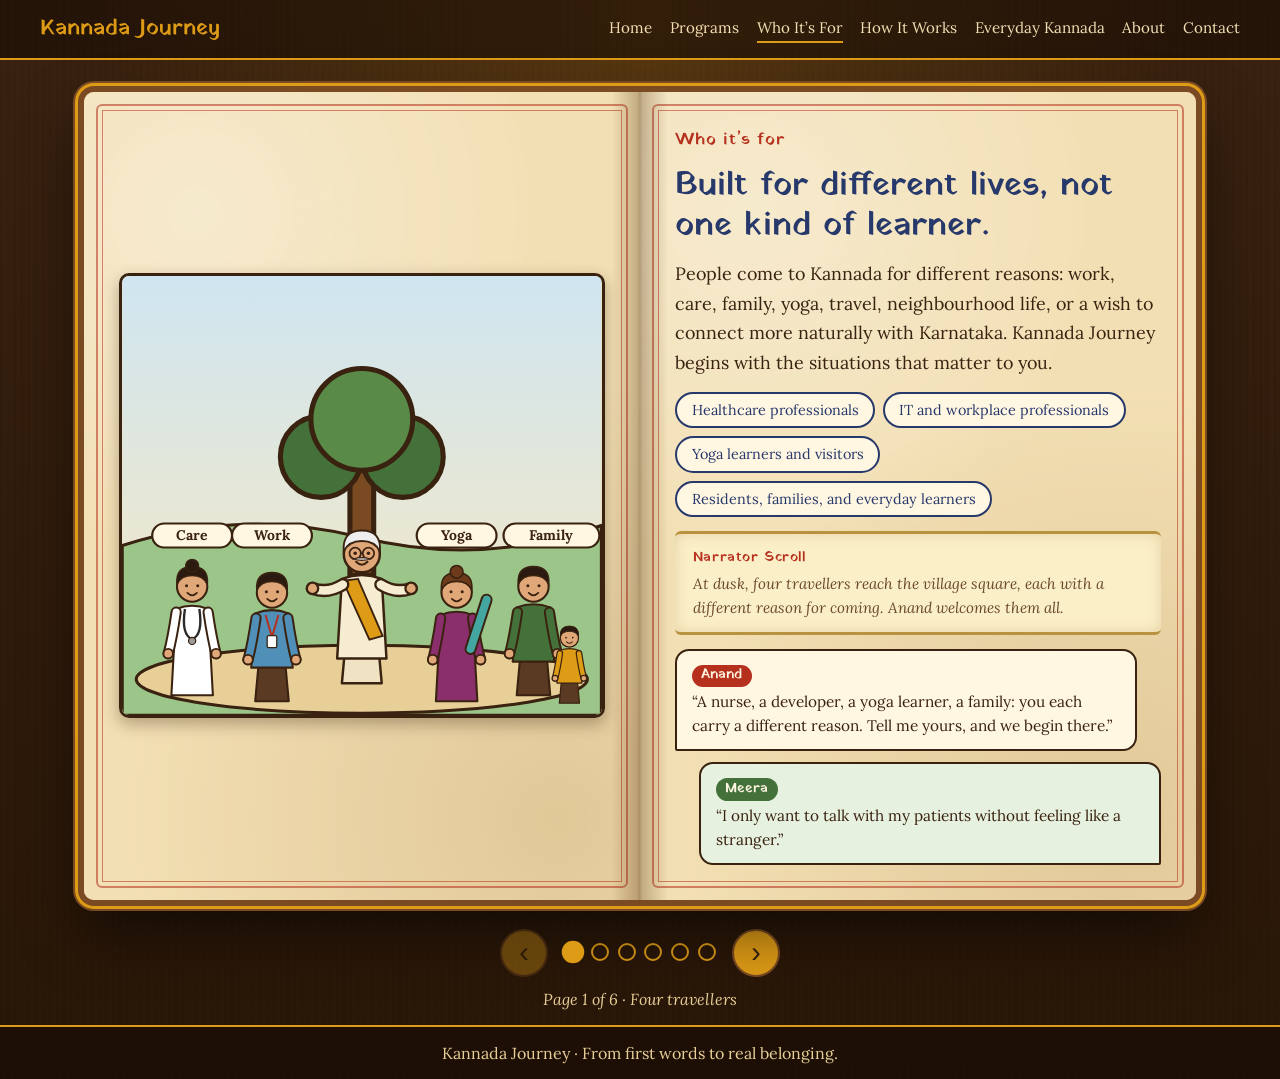
<file: who-its-for.html>
<!DOCTYPE html>
<html lang="en">
<head>
  <meta charset="utf-8">
  <meta name="viewport" content="width=device-width, initial-scale=1">
  <title>Who It’s For | Kannada Journey</title>
  <meta name="description" content="Kannada Journey for healthcare, IT and workplace professionals, yoga learners, residents, families, and everyday learners.">

  <!-- Fonts for the storybook look (Kannada + vintage display). Remove if your styles.css already loads fonts. -->
  <link rel="preconnect" href="https://fonts.googleapis.com">
  <link rel="preconnect" href="https://fonts.gstatic.com" crossorigin>
  <link href="https://fonts.googleapis.com/css2?family=Lora:ital,wght@0,400;0,600;1,400&family=Noto+Serif+Kannada:wght@400;600;800&family=Yatra+One&display=swap" rel="stylesheet">

  <link rel="stylesheet" href="assets/styles.css">
</head>
<body class="sb-body">

  <!-- Top bar. If you prefer your existing site header, replace this block with it. -->
  <header class="sb-topbar">
    <a class="sb-brand" href="index.html">Kannada Journey</a>
    <nav class="sb-topnav" aria-label="Main">
      <a href="index.html">Home</a>
      <a href="programs.html">Programs</a>
      <a href="who-its-for.html" aria-current="page">Who It’s For</a>
      <a href="how-it-works.html">How It Works</a>
      <a href="everyday-kannada.html">Everyday Kannada</a>
      <a href="about.html">About</a>
      <a href="contact.html">Contact</a>
    </nav>
  </header>

  <main class="sb-stage">
    <div class="sb-book" id="sbBook" tabindex="-1">

      <!-- ============ FOUR TRAVELLERS ============ -->
      <section class="sb-spread" data-title="Four travellers">
        <div class="sb-page sb-page--art">
          <div class="sb-art" data-slot="who0" data-alt="Four travellers arrive in the village square: a nurse, an IT professional, a yoga visitor and a family, with Anand welcoming them under a big tree">
            <p class="sb-art__fallback">The picture goes here. If you only see this message, upload <strong>storybook.js</strong> next to this page.</p>
          </div>
        </div>
        <div class="sb-page sb-page--text sb-page--cover">
          <p class="sb-kicker">Who it’s for</p>
          <h1 class="sb-title">Built for different lives, not one kind of learner.</h1>
          <p class="sb-lead">People come to Kannada for different reasons: work, care, family, yoga, travel, neighbourhood life, or a wish to connect more naturally with Karnataka. Kannada Journey begins with the situations that matter to you.</p>
          <div class="sb-tabs" role="group" aria-label="Choose a traveller">
            <button class="sb-tab" type="button" data-sb-goto="1">Healthcare professionals</button>
            <button class="sb-tab" type="button" data-sb-goto="2">IT and workplace professionals</button>
            <button class="sb-tab" type="button" data-sb-goto="3">Yoga learners and visitors</button>
            <button class="sb-tab" type="button" data-sb-goto="4">Residents, families, and everyday learners</button>
          </div>
          <div class="sb-scroll">
            <p class="sb-scroll__label">Narrator Scroll</p>
            <p>At dusk, four travellers reach the village square, each with a different reason for coming. Anand welcomes them all.</p>
          </div>
          <div class="sb-dialogue">
            <div class="sb-line sb-line--anand"><span class="sb-who">Anand</span><p>“A nurse, a developer, a yoga learner, a family: you each carry a different reason. Tell me yours, and we begin there.”</p></div>
            <div class="sb-line sb-line--guest"><span class="sb-who">Meera</span><p>“I only want to talk with my patients without feeling like a stranger.”</p></div>
          </div>
        </div>
      </section>

      <!-- ============ HEALTHCARE ============ -->
      <section class="sb-spread" data-title="Healthcare" id="healthcare">
        <div class="sb-page sb-page--art">
          <div class="sb-art" data-slot="whoHealth" data-alt="In a hospital ward Meera the nurse greets an elderly patient in Kannada while Anand watches kindly from the side">
            <p class="sb-art__fallback">The picture goes here. If you only see this message, upload <strong>storybook.js</strong> next to this page.</p>
          </div>
        </div>
        <div class="sb-page sb-page--text">
          <p class="sb-chapter">Traveller 1 · Meera</p>
          <h2 class="sb-heading">Kannada for healthcare professionals</h2>
          <p class="sb-lead">When patients and families are anxious, tired, unwell, or unfamiliar with English, even a few clear Kannada words can make care feel more respectful, reassuring, and human.</p>
          <div class="sb-twocol">
            <div class="sb-list"><h3 class="sb-list__title">What may matter to you</h3><ul><li>Introducing yourself and building early trust</li><li>Understanding simple patient and family responses</li><li>Asking about comfort, pain, food, movement, and routine needs</li><li>Giving simple, respectful instructions and reassurance</li></ul></div>
            <div class="sb-list"><h3 class="sb-list__title">What can open up</h3><ul><li>Warmer communication during everyday patient interactions</li><li>More confidence in clinics, wards, home visits, and community settings</li><li>Better connection with colleagues and local support staff</li><li>Less distance between professional care and human presence</li></ul></div>
          </div>
          <div class="sb-dialogue">
            <div class="sb-line sb-line--guest"><span class="sb-who">Meera</span><p>“Each morning I walk the ward, and the silence between us and the patient feels so heavy.”</p></div>
            <div class="sb-line sb-line--anand"><span class="sb-who">Anand</span><p>“A greeting, a question about comfort, a gentle instruction. Small words can close a very large distance.”</p></div>
          </div>
        </div>
      </section>

      <!-- ============ IT & WORKPLACE ============ -->
      <section class="sb-spread" data-title="IT & workplace" id="workplace">
        <div class="sb-page sb-page--art">
          <div class="sb-art" data-slot="whoIT" data-alt="In an office Arjun, wearing a staff badge, talks with a colleague about when the meeting is, with a clock showing three">
            <p class="sb-art__fallback">The picture goes here. If you only see this message, upload <strong>storybook.js</strong> next to this page.</p>
          </div>
        </div>
        <div class="sb-page sb-page--text">
          <!-- DRAFT: the text for this traveller was not readable when the pages were fetched. Replace it with your own wording from the live tab if you prefer. -->
          <p class="sb-chapter">Traveller 2 · Arjun</p>
          <h2 class="sb-heading">Kannada for IT and workplace professionals</h2>
          <p class="sb-lead">In a team that shares many languages, a little Kannada can turn colleagues into friends and a workplace into a community.</p>
          <div class="sb-twocol">
            <div class="sb-list"><h3 class="sb-list__title">What may matter to you</h3><ul><li>Greeting colleagues and making small talk at the desk</li><li>Understanding everyday workplace phrases</li><li>Chatting with drivers, cooks, and local support staff</li><li>Handling daily commutes, errands, and neighbourhood life</li></ul></div>
            <div class="sb-list"><h3 class="sb-list__title">What can open up</h3><ul><li>Warmer relationships with local colleagues</li><li>More confidence outside the office</li><li>A stronger sense of belonging in the city</li><li>Less reliance on English alone</li></ul></div>
          </div>
          <div class="sb-dialogue">
            <div class="sb-line sb-line--guest"><span class="sb-who">Arjun</span><p>“My team chats in Kannada over tea, and I just smile and nod.”</p></div>
            <div class="sb-line sb-line--anand"><span class="sb-who">Anand</span><p>“Start with the small things: greetings, times, a question about the plan. Soon you won’t only smile and nod.”</p></div>
          </div>
        </div>
      </section>

      <!-- ============ YOGA ============ -->
      <section class="sb-spread" data-title="Yoga" id="yoga">
        <div class="sb-page sb-page--art">
          <div class="sb-art" data-slot="whoYoga" data-alt="In a sunrise yoga hall Sofia sits on a mat while her teacher invites her to breathe out in Kannada">
            <p class="sb-art__fallback">The picture goes here. If you only see this message, upload <strong>storybook.js</strong> next to this page.</p>
          </div>
        </div>
        <div class="sb-page sb-page--text">
          <!-- DRAFT: the text for this traveller was not readable when the pages were fetched. Replace it with your own wording from the live tab if you prefer. -->
          <p class="sb-chapter">Traveller 3 · Sofia</p>
          <h2 class="sb-heading">Kannada for yoga learners and visitors</h2>
          <p class="sb-lead">Yoga spaces are places of listening. Even a few Kannada words can help you follow, connect, and feel welcome.</p>
          <div class="sb-twocol">
            <div class="sb-list"><h3 class="sb-list__title">What may matter to you</h3><ul><li>Greeting teachers and fellow practitioners</li><li>Understanding simple instructions and guidance</li><li>Asking questions politely</li><li>Sharing a few words about your practice</li></ul></div>
            <div class="sb-list"><h3 class="sb-list__title">What can open up</h3><ul><li>Deeper connection with teachers and the local community</li><li>Greater ease during classes and retreats</li><li>Respectful, warm conversations</li><li>A richer experience of the place where you practise</li></ul></div>
          </div>
          <div class="sb-dialogue">
            <div class="sb-line sb-line--guest"><span class="sb-who">Sofia</span><p>“In class I follow the poses, but I miss the words around them.”</p></div>
            <div class="sb-line sb-line--anand"><span class="sb-who">Anand</span><p>“A few Kannada words (breathe in, breathe out, yes) can bring you closer to your teacher and the place.”</p></div>
          </div>
        </div>
      </section>

      <!-- ============ RESIDENTS & FAMILIES ============ -->
      <section class="sb-spread" data-title="Residents & families" id="families">
        <div class="sb-page sb-page--art">
          <div class="sb-art" data-slot="whoFamily" data-alt="In a village lane a neighbour admires a family's small child while Anand smiles nearby">
            <p class="sb-art__fallback">The picture goes here. If you only see this message, upload <strong>storybook.js</strong> next to this page.</p>
          </div>
        </div>
        <div class="sb-page sb-page--text">
          <!-- DRAFT: the text for this traveller was not readable when the pages were fetched. Replace it with your own wording from the live tab if you prefer. -->
          <p class="sb-chapter">Traveller 4 · Neha and family</p>
          <h2 class="sb-heading">Kannada for residents, families, and everyday learners</h2>
          <p class="sb-lead">Home is where language lives. Kannada helps you greet neighbours, support your children, and take part in the life of the place you live.</p>
          <div class="sb-twocol">
            <div class="sb-list"><h3 class="sb-list__title">What may matter to you</h3><ul><li>Greeting neighbours and building friendly routines</li><li>Talking with shopkeepers, auto drivers, and helpers</li><li>Supporting children who hear Kannada at school</li><li>Joining festivals and community moments</li></ul></div>
            <div class="sb-list"><h3 class="sb-list__title">What can open up</h3><ul><li>Warmer ties with neighbours</li><li>Confidence in daily errands and conversations</li><li>A shared language at home and in school life</li><li>Feeling more rooted in the community</li></ul></div>
          </div>
          <div class="sb-dialogue">
            <div class="sb-line sb-line--guest"><span class="sb-who">Neha</span><p>“My daughter hears Kannada at school, and I can’t answer her questions.”</p></div>
            <div class="sb-line sb-line--anand"><span class="sb-who">Anand</span><p>“Then begin with the lane outside your door. Neighbours make the best teachers.”</p></div>
          </div>
        </div>
      </section>

      <!-- ============ JOIN ============ -->
      <section class="sb-spread" data-title="Join" id="join">
        <div class="sb-page sb-page--art">
          <div class="sb-art" data-slot="finale" data-alt="The village gate with a welcoming lamp, and Anand and Rahul waving">
            <p class="sb-art__fallback">The picture goes here. If you only see this message, upload <strong>storybook.js</strong> next to this page.</p>
          </div>
        </div>
        <div class="sb-page sb-page--text sb-page--cover">
          <h2 class="sb-heading">Your reason is welcome here.</h2>
          <p class="sb-lead">Kannada Journey begins with the situations that matter to you.</p>
          <div class="sb-actions">
            <a class="sb-btn" href="programs.html">Explore programs</a>
            <a class="sb-btn sb-btn--ghost" href="contact.html">Ask about joining</a>
          </div>
          <button class="sb-link" type="button" data-sb-first>Read the story again</button>
        </div>
      </section>

    </div>

    <!-- Controls -->
    <nav class="sb-controls" aria-label="Storybook pages">
      <button class="sb-turn" type="button" data-sb-prev aria-label="Previous page">‹</button>
      <ol class="sb-dots" id="sbDots"></ol>
      <button class="sb-turn" type="button" data-sb-next aria-label="Next page">›</button>
    </nav>
    <p class="sb-counter" id="sbCounter" aria-live="polite"></p>
  </main>

  <footer class="sb-footer">Kannada Journey · From first words to real belonging.</footer>

  <script src="storybook.js"></script>
</body>
</html>
</file>
<file: assets/styles.css>
/* =====================================================================
   KANNADA JOURNEY: STORYBOOK STYLES (ONE FILE FOR ALL SEVEN PAGES)
   Paste this ONCE at the very END of your existing styles.css.
   If you pasted any earlier storybook CSS, delete that first, so the
   storybook styles appear only once.
   Every class starts with .sb- so nothing clashes with your own CSS.
   ===================================================================== */

/* =====================================================================
   KANNADA JOURNEY: STORYBOOK PROGRAMS PAGE
   Paste this at the END of your existing styles.css.
   Every class starts with .sb- so nothing clashes with your other pages.
   Change the colours in :root to restyle the whole book.
   ===================================================================== */

:root {
  --sb-desk:      #3a2210;
  --sb-desk-2:    #281607;
  --sb-paper:     #f2dfb3;
  --sb-paper-2:   #e8cf98;
  --sb-ink:       #3a2210;
  --sb-ink-soft:  #6b4a2b;
  --sb-red:       #b5301d;
  --sb-gold:      #dd9b16;
  --sb-green:     #44703a;
  --sb-indigo:    #27386b;
  --sb-display:   "Yatra One", "Noto Serif Kannada", Georgia, serif;
  --sb-body-font: "Lora", "Noto Serif Kannada", Georgia, serif;
}

.sb-body {
  margin: 0;
  min-height: 100vh;
  display: flex;
  flex-direction: column;
  color: var(--sb-ink);
  font-family: var(--sb-body-font);
  background:
    radial-gradient(ellipse at 50% 0%, rgba(221,155,22,.18), transparent 60%),
    repeating-linear-gradient(90deg, rgba(0,0,0,.06) 0 2px, transparent 2px 7px),
    linear-gradient(var(--sb-desk), var(--sb-desk-2));
}
.sb-body *, .sb-body *::before, .sb-body *::after { box-sizing: border-box; }

/* ---------- Top bar ---------- */
.sb-topbar {
  display: flex;
  flex-wrap: wrap;
  align-items: center;
  justify-content: space-between;
  gap: .5rem 1.5rem;
  padding: .8rem clamp(1rem, 4vw, 2.5rem);
  background: rgba(20, 10, 3, .55);
  border-bottom: 2px solid var(--sb-gold);
}
.sb-brand {
  font-family: var(--sb-display);
  font-size: 1.35rem;
  color: var(--sb-gold);
  text-decoration: none;
}
.sb-topnav { display: flex; flex-wrap: wrap; gap: .25rem 1.1rem; }
.sb-topnav a {
  color: #f2dfb3;
  text-decoration: none;
  font-size: .95rem;
  padding: .25rem 0;
  border-bottom: 2px solid transparent;
}
.sb-topnav a:hover,
.sb-topnav a[aria-current="page"] { border-bottom-color: var(--sb-gold); }
.sb-topbar a:focus-visible { outline: 3px solid var(--sb-gold); outline-offset: 3px; }

/* ---------- Stage ---------- */
.sb-stage {
  flex: 1;
  width: 100%;
  max-width: 1160px;
  margin: 0 auto;
  padding: clamp(1rem, 3vw, 2rem) clamp(.5rem, 3vw, 1.5rem) 1rem;
}

/* ---------- Book ---------- */
.sb-book {
  position: relative;
  border-radius: 10px;
  background: var(--sb-paper);
  box-shadow:
    0 0 0 6px #7a4a22,
    0 0 0 9px var(--sb-gold),
    0 0 0 11px #7a4a22,
    0 30px 60px rgba(0,0,0,.55);
  outline: none;
}

.sb-spread {
  display: none;
  grid-template-columns: 1fr 1fr;
  align-items: stretch;
  min-height: 560px;
  perspective: 1800px;
  position: relative;
}
.sb-spread.is-active { display: grid; }

.sb-spread::after {
  content: "";
  position: absolute;
  top: 0; bottom: 0; left: 50%;
  width: 56px;
  transform: translateX(-50%);
  pointer-events: none;
  background: linear-gradient(90deg,
    transparent, rgba(80,45,10,.28) 45%, rgba(80,45,10,.4) 50%, rgba(80,45,10,.28) 55%, transparent);
}

.sb-page {
  position: relative;
  padding: clamp(1.2rem, 3vw, 2.2rem);
  background:
    radial-gradient(circle at 20% 15%, rgba(255,255,255,.35), transparent 45%),
    radial-gradient(circle at 85% 90%, rgba(150,95,30,.18), transparent 50%),
    var(--sb-paper);
}
.sb-page--art {
  border-radius: 10px 0 0 10px;
  display: flex;
  align-items: center;
  justify-content: center;
}
.sb-page--text {
  border-radius: 0 10px 10px 0;
  display: flex;
  flex-direction: column;
  justify-content: center;
  gap: .9rem;
  transform-origin: left center;
  backface-visibility: hidden;
}

/* inner ruled border */
.sb-page::before {
  content: "";
  position: absolute;
  inset: 12px;
  border: 2px solid var(--sb-red);
  outline: 1px solid var(--sb-red);
  outline-offset: -7px;
  border-radius: 6px;
  pointer-events: none;
  opacity: .55;
}

/* ---------- Art ---------- */
.sb-art {
  position: relative;
  width: 100%;
  max-width: 520px;
  margin: 0 auto;
}
.sb-art svg {
  display: block;
  width: 100%;
  height: auto;
  aspect-ratio: 480 / 440;
  border-radius: 10px;
  border: 3px solid var(--sb-ink);
  box-shadow: 0 6px 16px rgba(58,34,16,.35);
}
.sb-art img {
  display: block;
  width: 100%;
  height: auto;
  max-height: 560px;
  object-fit: contain;
  border-radius: 10px;
  border: 3px solid var(--sb-ink);
  box-shadow: 0 6px 16px rgba(58,34,16,.35);
}

/* Shown only if storybook.js has not loaded: tells you what is wrong */
.sb-art__fallback {
  margin: 0;
  padding: 2rem 1.2rem;
  text-align: center;
  font-style: italic;
  line-height: 1.5;
  color: var(--sb-ink-soft);
  border: 3px dashed var(--sb-red);
  border-radius: 10px;
  background: rgba(181,48,29,.07);
}

.sb-svg-text { font-family: var(--sb-body-font); }

/* ---------- Typography ---------- */
.sb-kicker,
.sb-chapter {
  margin: 0;
  font-family: var(--sb-display);
  font-size: 1.05rem;
  color: var(--sb-red);
  letter-spacing: .04em;
}
.sb-chapter::before { content: "❖ "; color: var(--sb-gold); }

.sb-title,
.sb-heading {
  margin: 0;
  font-family: var(--sb-display);
  font-weight: 400;
  color: var(--sb-indigo);
  line-height: 1.2;
}
.sb-title   { font-size: clamp(1.45rem, 3vw, 2.05rem); }
.sb-heading { font-size: clamp(1.4rem, 2.8vw, 2rem); }
.sb-heading__main { display: block; }
.sb-heading__sub {
  display: block;
  margin-top: .3rem;
  font-family: var(--sb-body-font);
  font-style: italic;
  font-size: .62em;
  color: var(--sb-red);
}

.sb-lead {
  margin: 0;
  font-size: clamp(1rem, 1.5vw, 1.12rem);
  line-height: 1.65;
  max-width: 36em;
}
.sb-focus {
  margin: 0;
  font-size: .92rem;
  line-height: 1.5;
  color: var(--sb-ink-soft);
}
.sb-focus strong { color: var(--sb-green); }

/* Narrator scroll */
.sb-scroll {
  position: relative;
  padding: .7rem 1.1rem;
  background: #fbefc8;
  border-top: 3px solid #b8923f;
  border-bottom: 3px solid #b8923f;
  border-radius: 6px;
  box-shadow: inset 0 0 14px rgba(150,95,30,.2);
  max-width: 36em;
}
.sb-scroll p { margin: 0; font-style: italic; font-size: .95rem; line-height: 1.6; color: var(--sb-ink-soft); }
.sb-scroll .sb-scroll__label {
  margin-bottom: .2rem;
  font-style: normal;
  font-family: var(--sb-display);
  font-size: .9rem;
  color: var(--sb-red);
  letter-spacing: .04em;
}

/* Dialogue */
.sb-dialogue { display: grid; gap: .7rem; max-width: 36em; }
.sb-line {
  position: relative;
  padding: .65rem .9rem .7rem;
  border: 2px solid var(--sb-ink);
  border-radius: 14px;
  line-height: 1.55;
  font-size: .96rem;
}
.sb-line p { margin: 0; }
.sb-who {
  display: inline-block;
  margin-bottom: .2rem;
  padding: .05rem .6rem;
  font-family: var(--sb-display);
  font-size: .85rem;
  color: #fff7e2;
  border-radius: 999px;
}
.sb-line--anand { background: #fff7e2; margin-right: 1.5rem; border-bottom-left-radius: 2px; }
.sb-line--anand .sb-who { background: var(--sb-red); }
.sb-line--rahul { background: #e3ecf8; margin-left: 1.5rem; border-bottom-right-radius: 2px; }
.sb-line--rahul .sb-who { background: var(--sb-indigo); }

.sb-story {
  margin: .3rem 0 0;
  padding: .8rem 1rem;
  font-style: italic;
  line-height: 1.6;
  color: var(--sb-ink-soft);
  background: rgba(221,155,22,.16);
  border-left: 4px solid var(--sb-gold);
  border-radius: 0 8px 8px 0;
  max-width: 36em;
}

.sb-route {
  margin: 0;
  padding: 0;
  list-style: none;
  display: grid;
  gap: .7rem;
}
.sb-route li {
  padding: .6rem .9rem;
  border: 2px dashed var(--sb-green);
  border-radius: 8px;
  line-height: 1.5;
}
.sb-route li span { display: block; font-family: var(--sb-display); color: var(--sb-green); }

/* ---------- Buttons ---------- */
.sb-actions { display: flex; flex-wrap: wrap; gap: .8rem; }
.sb-btn {
  display: inline-block;
  padding: .75rem 1.4rem;
  font-family: var(--sb-display);
  font-size: 1.05rem;
  color: #fff7e2;
  background: var(--sb-red);
  border: 2px solid #7d1c0e;
  border-radius: 999px;
  box-shadow: 0 3px 0 #7d1c0e;
  text-decoration: none;
  cursor: pointer;
  align-self: flex-start;
}
.sb-btn:hover { background: #cc3a25; }
.sb-btn:active { transform: translateY(2px); box-shadow: 0 1px 0 #7d1c0e; }
.sb-btn--ghost {
  color: var(--sb-indigo);
  background: transparent;
  border-color: var(--sb-indigo);
  box-shadow: 0 3px 0 var(--sb-indigo);
}
.sb-btn--ghost:hover { background: rgba(39,56,107,.1); }
.sb-link {
  align-self: flex-start;
  padding: 0;
  font: inherit;
  font-style: italic;
  color: var(--sb-ink-soft);
  background: none;
  border: 0;
  text-decoration: underline;
  cursor: pointer;
}

/* ---------- Controls ---------- */
.sb-controls {
  display: flex;
  align-items: center;
  justify-content: center;
  gap: 1rem;
  margin-top: 1.8rem;
}
.sb-turn {
  width: 48px;
  height: 48px;
  font-size: 1.8rem;
  line-height: 1;
  color: var(--sb-ink);
  background: var(--sb-gold);
  border: 2px solid #7a4a22;
  border-radius: 50%;
  cursor: pointer;
}
.sb-turn:hover:not(:disabled) { background: #f1b43a; }
.sb-turn:disabled { opacity: .35; cursor: default; }

.sb-dots {
  display: flex;
  flex-wrap: wrap;
  justify-content: center;
  gap: .55rem;
  margin: 0;
  padding: 0;
  list-style: none;
}
.sb-dots button {
  width: 18px;
  height: 18px;
  padding: 0;
  background: transparent;
  border: 2px solid var(--sb-gold);
  border-radius: 50%;
  cursor: pointer;
}
.sb-dots button[aria-current="true"] { background: var(--sb-gold); transform: scale(1.25); }

.sb-counter {
  margin: .8rem 0 0;
  text-align: center;
  font-style: italic;
  color: #e8cf98;
}
.sb-footer {
  padding: 1rem;
  text-align: center;
  color: #e8cf98;
  background: rgba(20,10,3,.55);
  border-top: 2px solid var(--sb-gold);
}

.sb-body button:focus-visible,
.sb-body a:focus-visible { outline: 3px solid var(--sb-indigo); outline-offset: 3px; }
.sb-controls button:focus-visible { outline-color: #fff; }

/* ---------- Page-turn animation ---------- */
@keyframes sbTurnNext {
  from { transform: rotateY(-80deg); opacity: .2; }
  to   { transform: rotateY(0);      opacity: 1; }
}
@keyframes sbTurnPrev {
  from { transform: rotateY(60deg);  opacity: .2; }
  to   { transform: rotateY(0);      opacity: 1; }
}
@keyframes sbFade { from { opacity: 0; } to { opacity: 1; } }

.sb-spread.sb-go-next .sb-page--text { animation: sbTurnNext .7s ease both; }
.sb-spread.sb-go-prev .sb-page--text { animation: sbTurnPrev .7s ease both; }
.sb-spread.sb-go-next .sb-page--art,
.sb-spread.sb-go-prev .sb-page--art  { animation: sbFade .7s ease both; }

/* ---------- Mobile: picture on top, text below ---------- */
@media (max-width: 800px) {
  .sb-spread { grid-template-columns: 1fr; min-height: 0; }
  .sb-spread::after { display: none; }
  .sb-page--art  { border-radius: 10px 10px 0 0; padding-bottom: .6rem; }
  .sb-page--text { border-radius: 0 0 10px 10px; }
  .sb-topbar { justify-content: center; text-align: center; }
  .sb-topnav { justify-content: center; }
  .sb-dots { max-width: 220px; }
  .sb-line--anand { margin-right: .5rem; }
  .sb-line--rahul { margin-left: .5rem; }
}

@media (prefers-reduced-motion: reduce) {
  .sb-spread.sb-go-next .sb-page--text,
  .sb-spread.sb-go-prev .sb-page--text,
  .sb-spread.sb-go-next .sb-page--art,
  .sb-spread.sb-go-prev .sb-page--art { animation: none; }
}


/* =====================================================================
   KANNADA JOURNEY: EXTRA STORYBOOK STYLES FOR THE OTHER PAGES
   Paste this at the very END of styles.css, AFTER the storybook-styles.css
   block you already added for the Programs page.
   (Home, Who It's For, How It Works, Everyday Kannada, About)
   ===================================================================== */

/* A third speaker: guests such as Meera, Arjun, Sofia and Neha */
.sb-line--guest { background: #e6f1df; margin-left: 1.5rem; border-bottom-right-radius: 2px; }
.sb-line--guest .sb-who { background: var(--sb-green); }

.sb-lead strong { color: var(--sb-green); font-family: var(--sb-display); font-weight: 400; }

/* ---------- Three little cards ---------- */
.sb-cards { display: grid; gap: .6rem; max-width: 36em; }
.sb-card {
  padding: .6rem .9rem .7rem;
  background: #fff7e2;
  border: 2px dashed var(--sb-green);
  border-radius: 10px;
}
.sb-card__title {
  margin: 0 0 .15rem;
  font-family: var(--sb-display);
  font-weight: 400;
  font-size: 1.05rem;
  color: var(--sb-red);
}
.sb-card p { margin: 0; font-size: .94rem; line-height: 1.5; }

/* ---------- Tab-like chips that jump to a page ---------- */
.sb-tabs { display: flex; flex-wrap: wrap; gap: .5rem; max-width: 36em; }
.sb-tab {
  padding: .45rem .9rem;
  font: inherit;
  font-size: .9rem;
  color: var(--sb-indigo);
  background: #fff7e2;
  border: 2px solid var(--sb-indigo);
  border-radius: 999px;
  cursor: pointer;
}
.sb-tab:hover { background: var(--sb-indigo); color: #fff7e2; }

/* ---------- Two lists side by side ---------- */
.sb-twocol {
  display: grid;
  grid-template-columns: 1fr 1fr;
  gap: .8rem;
  max-width: 38em;
}
.sb-list {
  padding: .6rem .8rem;
  background: rgba(68,112,58,.09);
  border-left: 4px solid var(--sb-green);
  border-radius: 0 8px 8px 0;
}
.sb-list__title {
  margin: 0 0 .3rem;
  font-family: var(--sb-display);
  font-weight: 400;
  font-size: .95rem;
  color: var(--sb-green);
}
.sb-list ul { margin: 0; padding-left: 1.1rem; }
.sb-list li { margin-bottom: .25rem; font-size: .88rem; line-height: 1.45; }

/* ---------- Kannada phrase chips (Everyday Kannada) ---------- */
.sb-phrases {
  display: grid;
  grid-template-columns: 1fr 1fr;
  gap: .5rem;
  margin: 0;
  padding: 0;
  list-style: none;
  max-width: 36em;
}
.sb-phrase {
  padding: .5rem .7rem;
  background: #fff7e2;
  border: 2px solid var(--sb-gold);
  border-radius: 10px;
  line-height: 1.3;
}
.sb-phrase__kn { display: block; font-size: 1.1rem; font-weight: 600; color: var(--sb-indigo); }
.sb-phrase__en { display: block; font-size: .82rem; font-style: italic; color: var(--sb-ink-soft); }

@media (max-width: 800px) {
  .sb-twocol { grid-template-columns: 1fr; }
  .sb-line--guest { margin-left: .5rem; }
}
@media (max-width: 420px) {
  .sb-phrases { grid-template-columns: 1fr; }
}

/* =====================================================================
   CONTACT PAGE: the enquiry form
   ===================================================================== */
.sb-form { display: grid; gap: .7rem; max-width: 38em; }
.sb-form__row { display: grid; grid-template-columns: 1fr 1fr; gap: .7rem; }
.sb-field { display: grid; gap: .2rem; }
.sb-field label {
  font-family: var(--sb-display);
  font-size: .88rem;
  color: var(--sb-green);
}
.sb-field input,
.sb-field select,
.sb-field textarea {
  width: 100%;
  padding: .5rem .65rem;
  font: inherit;
  font-size: .95rem;
  color: var(--sb-ink);
  background: #fffaf0;
  border: 2px solid var(--sb-ink-soft);
  border-radius: 8px;
}
.sb-field textarea { min-height: 4.2rem; resize: vertical; }
.sb-field input:focus,
.sb-field select:focus,
.sb-field textarea:focus { outline: 3px solid var(--sb-gold); outline-offset: 1px; border-color: var(--sb-red); }

/* Spam trap: hidden from people, visible to simple bots */
.sb-hp { position: absolute; left: -9999px; width: 1px; height: 1px; overflow: hidden; }

.sb-consent { margin: 0; font-size: .82rem; line-height: 1.45; color: var(--sb-ink-soft); }
.sb-status { margin: 0; padding: .6rem .9rem; border-radius: 8px; line-height: 1.5; }
.sb-status:empty { display: none; }
.sb-status--info  { background: rgba(221,155,22,.18); border-left: 4px solid var(--sb-gold); }
.sb-status--ok    { background: rgba(68,112,58,.16);  border-left: 4px solid var(--sb-green); }
.sb-status--error { background: rgba(181,48,29,.14);  border-left: 4px solid var(--sb-red); }
.sb-btn:disabled { opacity: .6; cursor: default; }

@media (max-width: 560px) {
  .sb-form__row { grid-template-columns: 1fr; }
}

/* =====================================================================
   PROGRAMS PAGE: Anand's slate, taglines and "what you will learn" lists
   ===================================================================== */
.sb-tagline {
  margin: 0;
  font-style: italic;
  font-size: 1.02rem;
  color: var(--sb-red);
}
.sb-subhead {
  margin: .3rem 0 0;
  font-family: var(--sb-display);
  font-weight: 400;
  font-size: 1.05rem;
  color: var(--sb-green);
}
.sb-bullets {
  margin: 0;
  padding: 0;
  list-style: none;
  display: grid;
  gap: .4rem;
  max-width: 36em;
}
.sb-bullets li {
  position: relative;
  padding-left: 1.5rem;
  font-size: .95rem;
  line-height: 1.5;
}
.sb-bullets li::before {
  content: "✦";
  position: absolute;
  left: 0;
  top: 0;
  color: var(--sb-gold);
}
.sb-btn--small { padding: .5rem 1.1rem; font-size: .95rem; }

/* The chalk slate Anand uses to show examples */
.sb-slate {
  width: 100%;
  max-width: 520px;
  margin: 0 auto;
  padding: 1.1rem 1.3rem 1.3rem;
  color: #f6efd9;
  background:
    radial-gradient(circle at 25% 20%, rgba(255,255,255,.06), transparent 50%),
    #2b312c;
  border: 10px solid #7a4a22;
  border-radius: 10px;
  box-shadow: inset 0 0 30px rgba(0,0,0,.55), 0 6px 16px rgba(58,34,16,.35);
}
.sb-slate__title {
  margin: 0;
  font-family: var(--sb-display);
  font-size: 1.3rem;
  color: #f4d27a;
}
.sb-slate__sub {
  margin: .1rem 0 .7rem;
  font-style: italic;
  font-size: .9rem;
  color: #cfc9b0;
}
.sb-slate__list { margin: 0; padding: 0; list-style: none; display: grid; gap: .1rem; }
.sb-slate__list li { padding: .4rem 0; border-bottom: 1px dashed rgba(246,239,217,.28); }
.sb-slate__list li:last-child { border-bottom: 0; }
.sb-slate__kn { display: block; font-size: 1.15rem; font-weight: 600; line-height: 1.4; }
.sb-slate__en { display: block; font-size: .86rem; font-style: italic; color: #e8d79a; }

.sb-slate__note {
  margin: .8rem 0 0;
  font-size: .8rem;
  font-style: italic;
  color: #cfc9b0;
}
</file>
